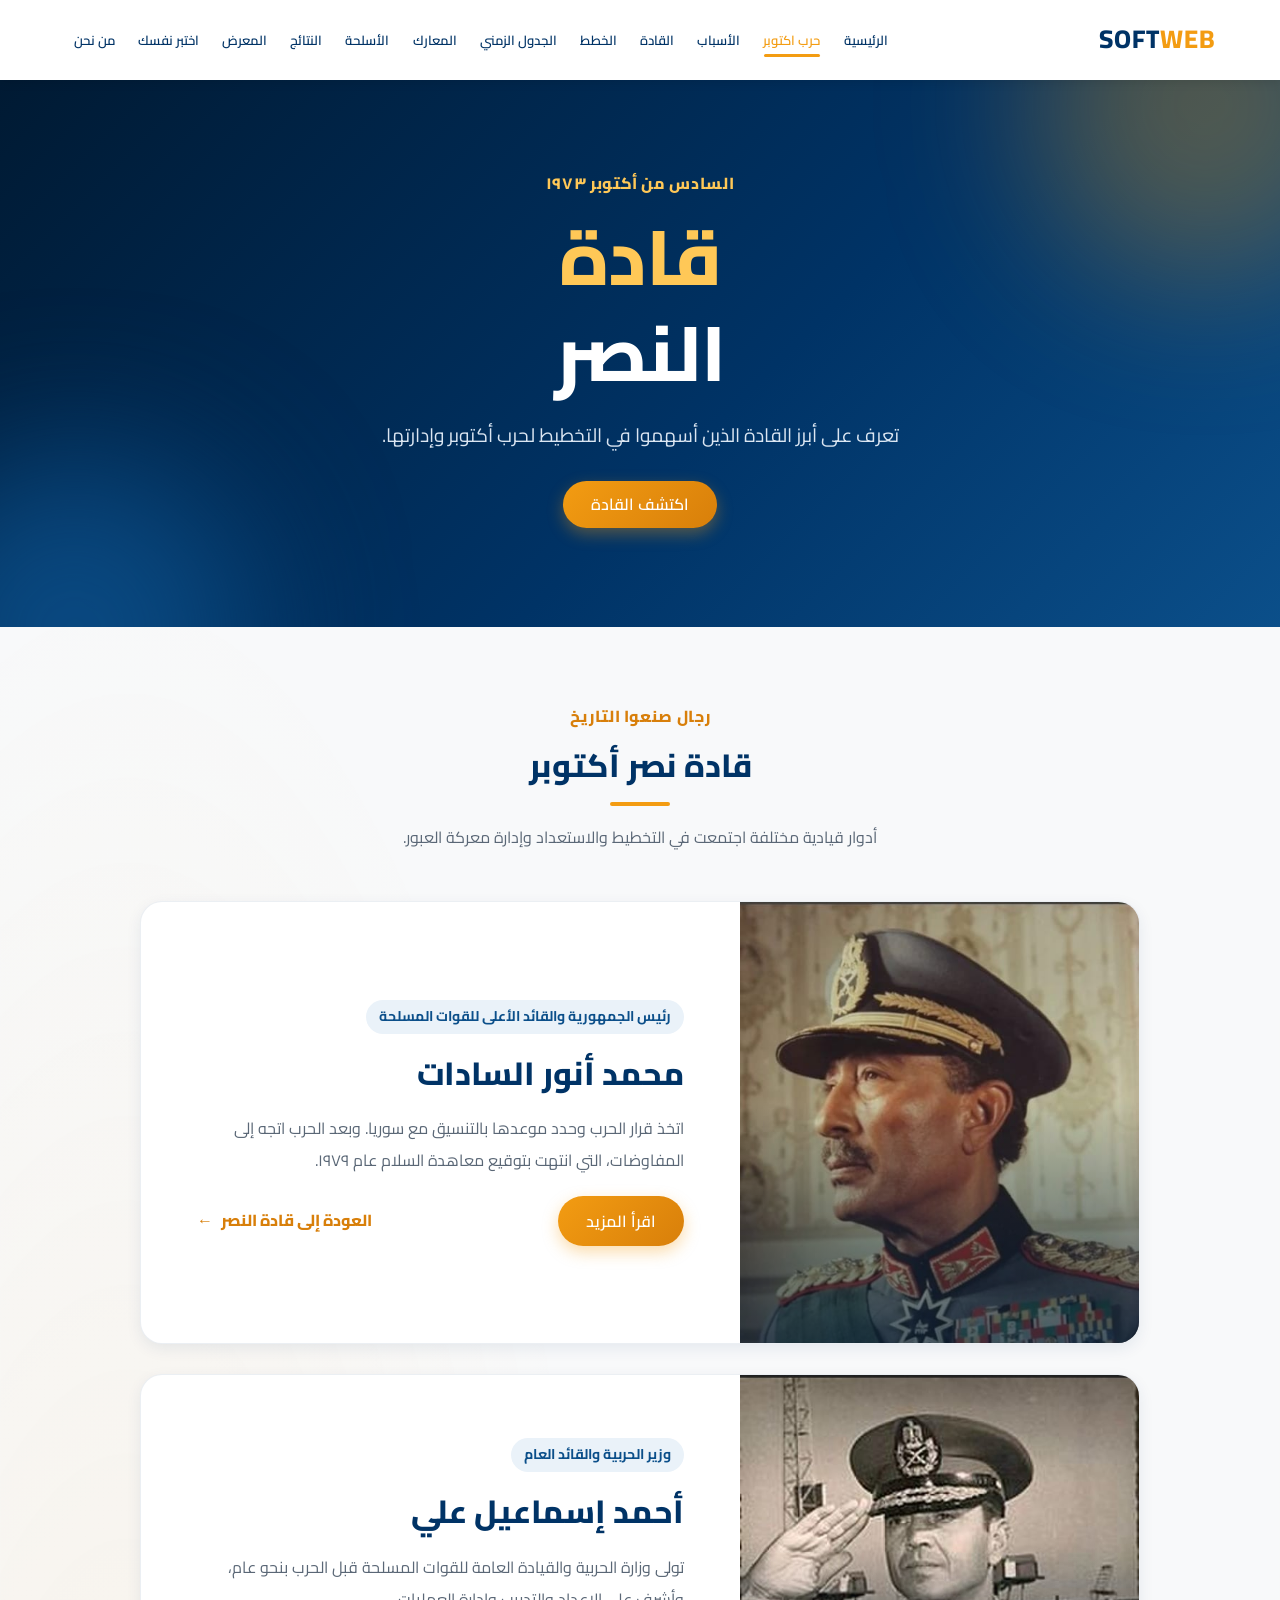
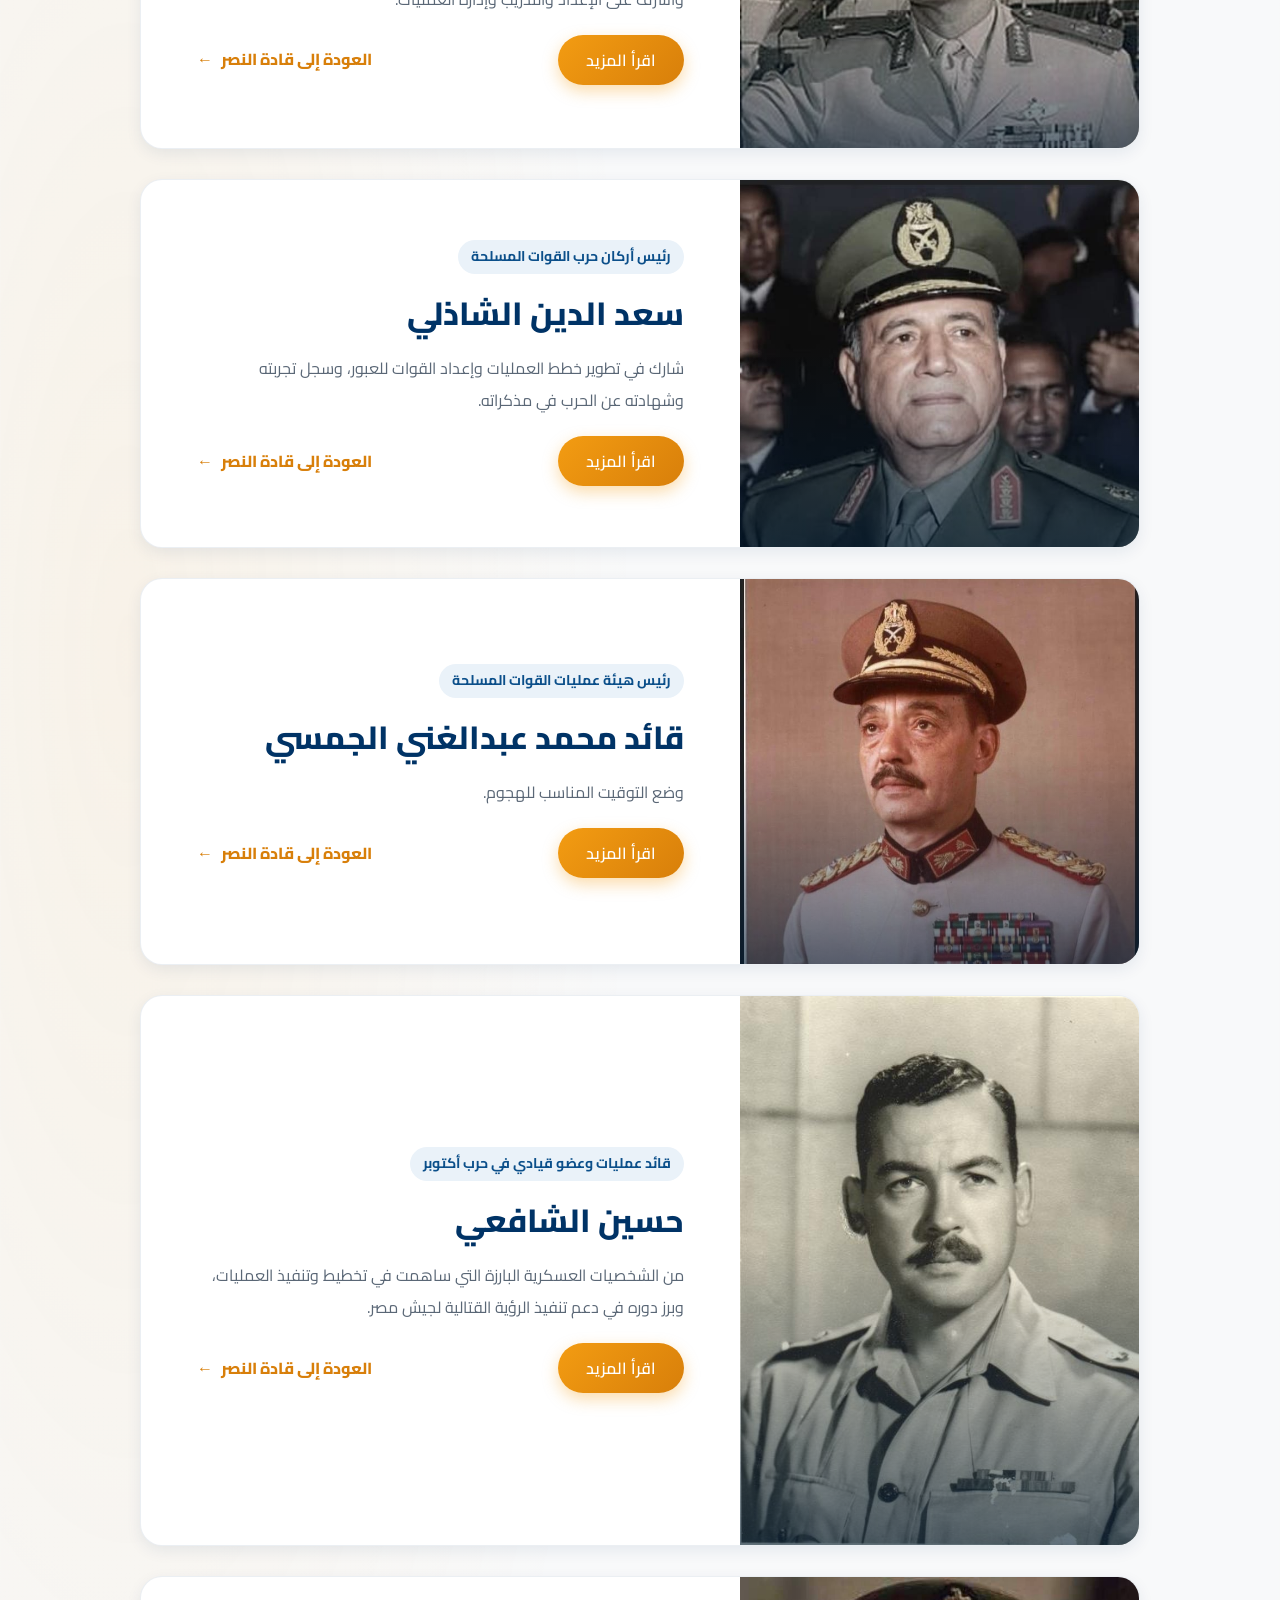
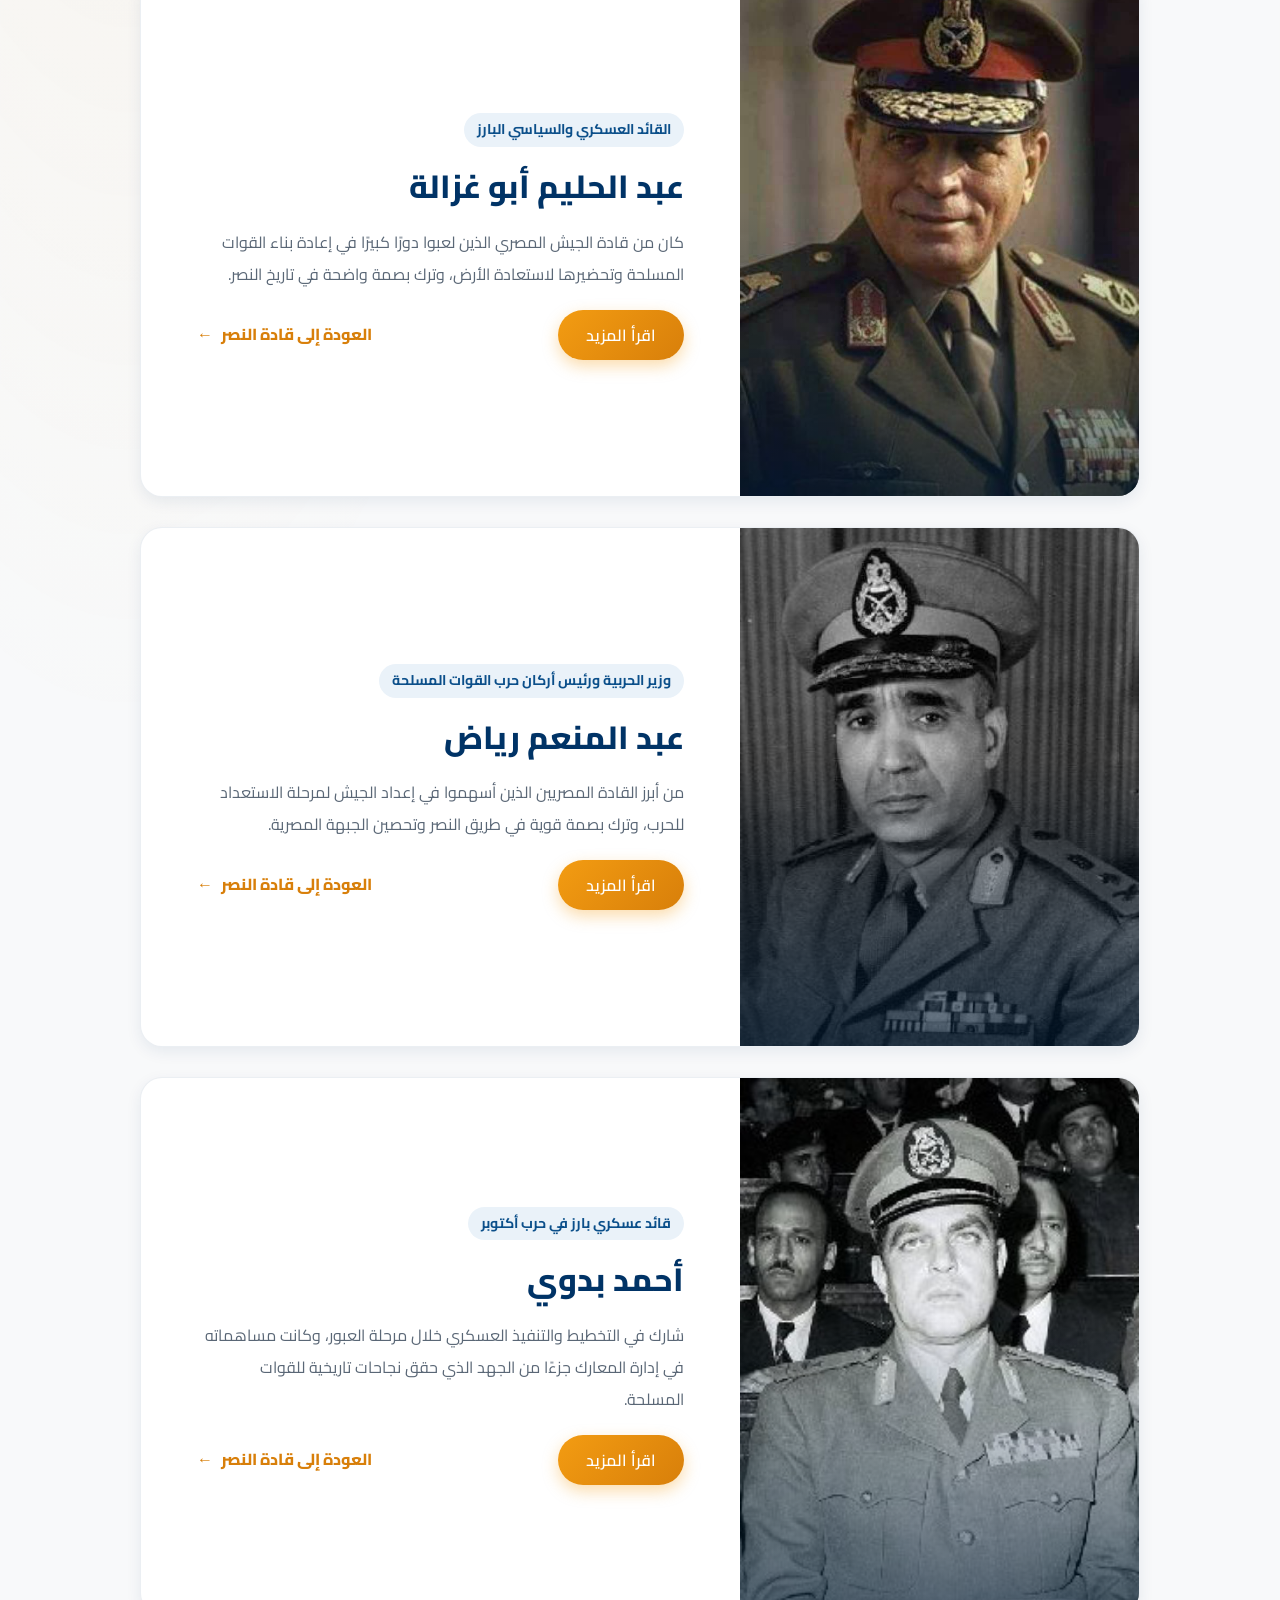
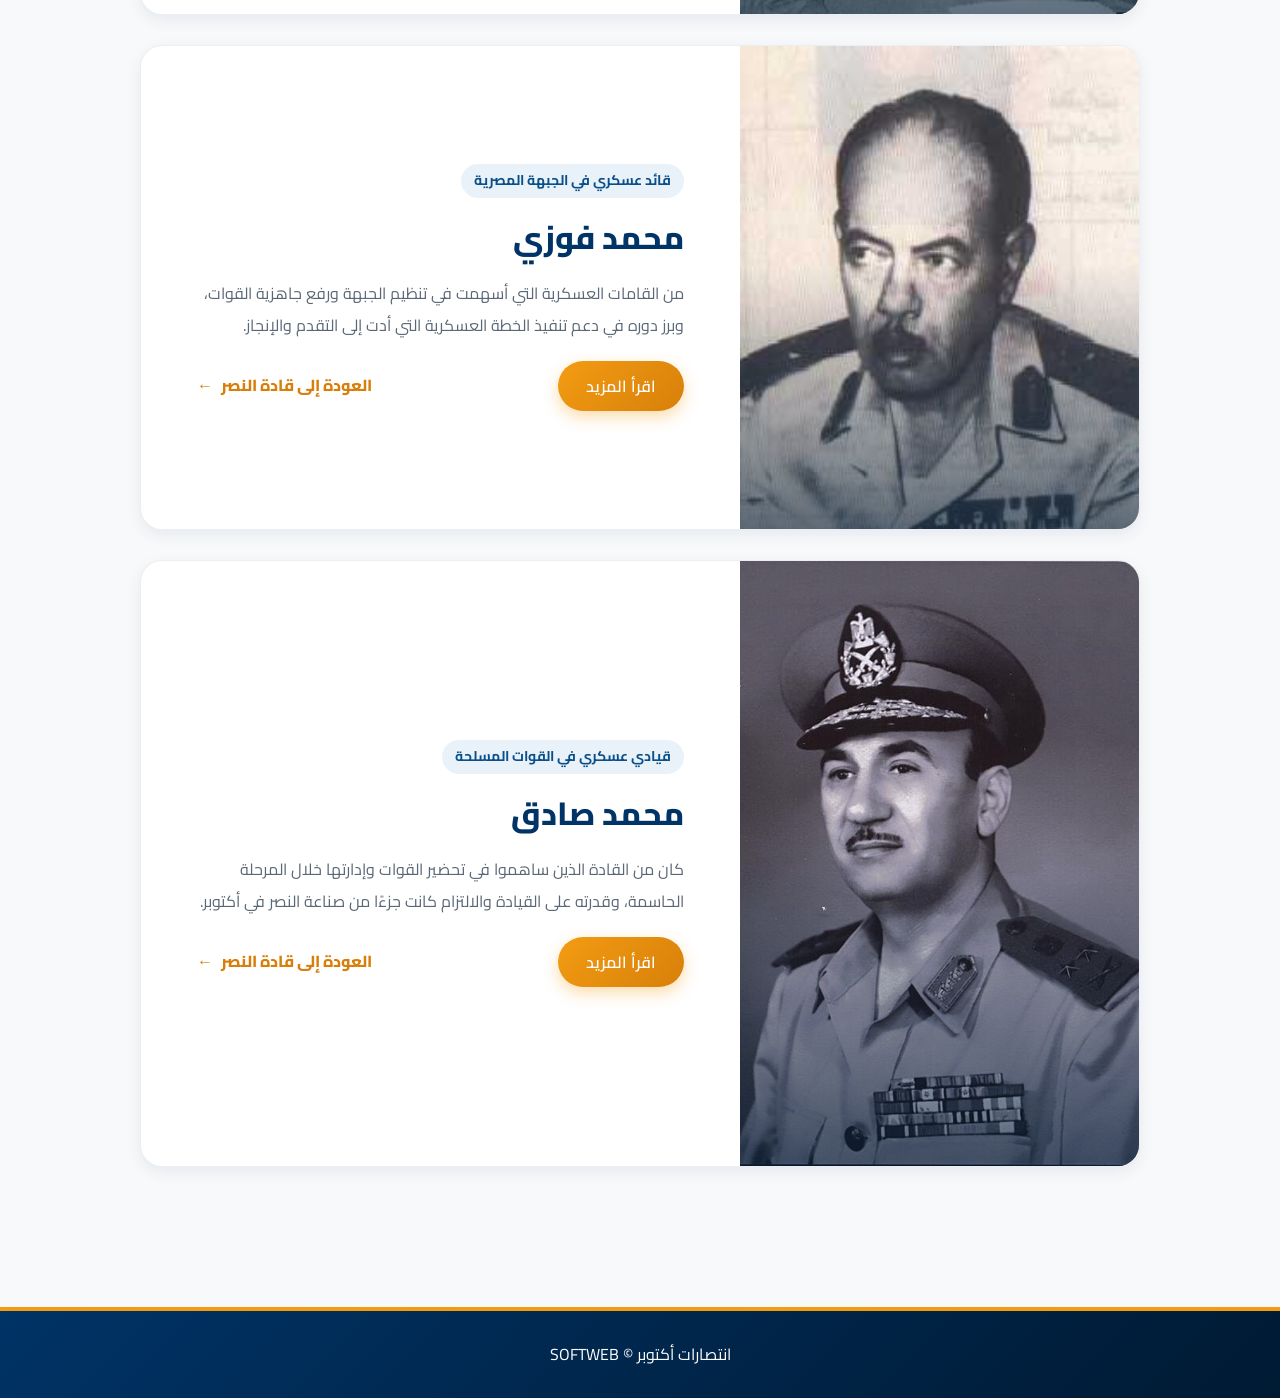
<file: templates/leaders.html>
<!doctype html>
<html lang="ar" dir="rtl">

<head>
    <meta charset="utf-8">
    <meta name="viewport" content="width=device-width, initial-scale=1">
    <meta name="description" content="تعرف على قادة مصر الذين أسهموا في نصر أكتوبر ١٩٧٣.">
    <title>قادة نصر أكتوبر | SOFTWEB</title>
    <link rel="preconnect" href="https://fonts.googleapis.com">
    <link rel="preconnect" href="https://fonts.gstatic.com" crossorigin>
    <link href="https://fonts.googleapis.com/css2?family=Cairo:wght@400;600;800&display=swap" rel="stylesheet">
    <link rel="stylesheet" href="../static/css/style.css">
    <link rel="stylesheet" href="../static/css/leaders.css">
    <link rel="icon" href="../static/img/softWebLogo.png">
</head>

<body>
    <header>

        <!--شعار-->
        <div class="logo" >
            <h1 onclick="window.location.href='https://www.instagram.com/soft_wep/'">SOFT<span>WEB</span></h1>
        </div>

        <!--links روابط-->
        <nav>
            <div class="link_box">
                <a class="link_item" href="../index.html">الرئيسية</a>
                <a class="link_item" href="seven_october.html#word">حرب اكتوبر</a>
                <a class="link_item" href="seven_october.html#causes">الأسباب</a>
                <a class="link_item" href="seven_october.html#leaders">القادة</a>
                <a class="link_item" href="seven_october.html#plans">الخطط</a>
                <a class="link_item" href="seven_october.html#timeline">الجدول الزمني</a>
                <a class="link_item" href="seven_october.html#battles">المعارك</a>
                <a class="link_item" href="seven_october.html#weapons">الأسلحة</a>
                <a class="link_item" href="seven_october.html#results">النتائج</a>
                <a class="link_item" href="seven_october.html#gallery">المعرض</a>
                <a class="link_item" href="seven_october.html#quiz">اختبر نفسك</a>
                <a class="link_item" href="seven_october.html#we">من نحن</a>

            </div>
        </nav>
    </header>

    <main>
        <section class="word leaders_hero" id="word">
            <div class="word_box">
                <p class="leaders_eyebrow">السادس من أكتوبر ١٩٧٣</p>
                <h1 class="word_item">
                    <span class="word_gold">قادة</span>
                    <span class="word_white">النصر</span>
                </h1>
                <p class="word_sub">تعرف على أبرز القادة الذين أسهموا في التخطيط لحرب أكتوبر وإدارتها.</p>
                <a class="btn" href="#leaders">اكتشف القادة</a>
            </div>
        </section>

        <section class="leaders_section" id="leaders" aria-labelledby="leaders-title">
            <div class="leaders_intro">
                <p class="leaders_kicker">رجال صنعوا التاريخ</p>
                <h2 class="section-title" id="leaders-title">قادة نصر أكتوبر</h2>
                <p>أدوار قيادية مختلفة اجتمعت في التخطيط والاستعداد وإدارة معركة العبور.</p>
            </div>

            <div class="leaders_box">
                <article class="leader_profile" id="elsadat">
                    <div class="leader_portrait">
                        <img src="../static/img/leaders/egypt/elsadat.jpg" alt="الرئيس محمد أنور السادات">
                    </div>
                    <div class="leader_content">
                        <p class="leader_role">رئيس الجمهورية والقائد الأعلى للقوات المسلحة</p>
                        <h3>محمد أنور السادات</h3>
                        <p>اتخذ قرار الحرب وحدد موعدها بالتنسيق مع سوريا. وبعد الحرب اتجه إلى المفاوضات، التي انتهت
                            بتوقيع معاهدة السلام عام ١٩٧٩.</p>
                        <div class="leader_actions">
                            <button class="leader_details_button" type="button" data-leader-id="elsadat">اقرأ
                                المزيد</button>
                            <a class="leader_back" href="seven_october.html#leaders">العودة إلى قادة النصر</a>
                        </div>
                    </div>
                </article>

                <article class="leader_profile" id="a7med">
                    <div class="leader_portrait">
                        <img src="../static/img/leaders/egypt/a7med_asma3il_3li.jpg" alt="الفريق أول أحمد إسماعيل علي">
                    </div>
                    <div class="leader_content">
                        <p class="leader_role">وزير الحربية والقائد العام</p>
                        <h3>أحمد إسماعيل علي</h3>
                        <p>تولى وزارة الحربية والقيادة العامة للقوات المسلحة قبل الحرب بنحو عام، وأشرف على الإعداد
                            والتدريب وإدارة العمليات.</p>
                        <div class="leader_actions">
                            <button class="leader_details_button" type="button" data-leader-id="a7med">اقرأ
                                المزيد</button>
                            <a class="leader_back" href="seven_october.html#leaders">العودة إلى قادة النصر</a>
                        </div>
                    </div>
                </article>

                <article class="leader_profile" id="sa3d">
                    <div class="leader_portrait">
                        <img src="../static/img/leaders/egypt/sa3d_eldin_elshazli.jpg" alt="الفريق سعد الدين الشاذلي">
                    </div>
                    <div class="leader_content">
                        <p class="leader_role">رئيس أركان حرب القوات المسلحة</p>
                        <h3>سعد الدين الشاذلي</h3>
                        <p>شارك في تطوير خطط العمليات وإعداد القوات للعبور، وسجل تجربته وشهادته عن الحرب في مذكراته.</p>
                        <div class="leader_actions">
                            <button class="leader_details_button" type="button" data-leader-id="sa3d">اقرأ
                                المزيد</button>
                            <a class="leader_back" href="seven_october.html#leaders">العودة إلى قادة النصر</a>
                        </div>
                    </div>

                </article>
                <article class="leader_profile" id="gamasy">
                    <div class="leader_portrait">
                        <img src="../static/img/leaders/egypt/gamasy.jpg" alt="الفريق محمد عبدالغني الجمسي">
                    </div>
                    <div class="leader_content">
                        <p class="leader_role">رئيس هيئة عمليات القوات المسلحة</p>
                        <h3>قائد محمد عبدالغني الجمسي</h3>
                        <p>وضع التوقيت المناسب للهجوم.</p>
                        <div class="leader_actions">
                            <button class="leader_details_button" type="button" data-leader-id="gamasy">اقرأ
                                المزيد</button>
                            <a class="leader_back" href="seven_october.html#leaders">العودة إلى قادة النصر</a>
                        </div>
                    </div>
                </article>

                <article class="leader_profile" id="shafie">
                    <div class="leader_portrait">
                        <img src="../static/img/leaders/egypt/Hussein_Al_Shafei.jpg" alt="اللواء حسين الشافعي">
                    </div>
                    <div class="leader_content">
                        <p class="leader_role">قائد عمليات وعضو قيادي في حرب أكتوبر</p>
                        <h3>حسين الشافعي</h3>
                        <p>من الشخصيات العسكرية البارزة التي ساهمت في تخطيط وتنفيذ العمليات، وبرز دوره في دعم تنفيذ الرؤية القتالية لجيش مصر.</p>
                        <div class="leader_actions">
                            <button class="leader_details_button" type="button" data-leader-id="shafie">اقرأ
                                المزيد</button>
                            <a class="leader_back" href="seven_october.html#leaders">العودة إلى قادة النصر</a>
                        </div>
                    </div>
                </article>

                <article class="leader_profile" id="abughazala">
                    <div class="leader_portrait">
                        <img src="../static/img/leaders/egypt/Abu-Ghazala.jpg" alt="المشير عبد الحليم أبو غزالة">
                    </div>
                    <div class="leader_content">
                        <p class="leader_role">القائد العسكري والسياسي البارز</p>
                        <h3>عبد الحليم أبو غزالة</h3>
                        <p>كان من قادة الجيش المصري الذين لعبوا دورًا كبيرًا في إعادة بناء القوات المسلحة وتحضيرها لاستعادة الأرض، وترك بصمة واضحة في تاريخ النصر.</p>
                        <div class="leader_actions">
                            <button class="leader_details_button" type="button" data-leader-id="abughazala">اقرأ
                                المزيد</button>
                            <a class="leader_back" href="seven_october.html#leaders">العودة إلى قادة النصر</a>
                        </div>
                    </div>
                </article>

                <article class="leader_profile" id="abdelmunim">
                    <div class="leader_portrait">
                        <img src="../static/img/leaders/egypt/3bd_elmen3m_riad.jpg" alt="الفريق أول عبد المنعم رياض">
                    </div>
                    <div class="leader_content">
                        <p class="leader_role">وزير الحربية ورئيس أركان حرب القوات المسلحة</p>
                        <h3>عبد المنعم رياض</h3>
                        <p>من أبرز القادة المصريين الذين أسهموا في إعداد الجيش لمرحلة الاستعداد للحرب، وترك بصمة قوية في طريق النصر وتحصين الجبهة المصرية.</p>
                        <div class="leader_actions">
                            <button class="leader_details_button" type="button" data-leader-id="abdelmunim">اقرأ
                                المزيد</button>
                            <a class="leader_back" href="seven_october.html#leaders">العودة إلى قادة النصر</a>
                        </div>
                    </div>
                </article>

                <article class="leader_profile" id="ahmedbadawy">
                    <div class="leader_portrait">
                        <img src="../static/img/leaders/egypt/Field_Marshal_Ahmed_Badawy.jpg" alt="الفريق أحمد بدوي">
                    </div>
                    <div class="leader_content">
                        <p class="leader_role">قائد عسكري بارز في حرب أكتوبر</p>
                        <h3>أحمد بدوي</h3>
                        <p>شارك في التخطيط والتنفيذ العسكري خلال مرحلة العبور، وكانت مساهماته في إدارة المعارك جزءًا من الجهد الذي حقق نجاحات تاريخية للقوات المسلحة.</p>
                        <div class="leader_actions">
                            <button class="leader_details_button" type="button" data-leader-id="ahmedbadawy">اقرأ
                                المزيد</button>
                            <a class="leader_back" href="seven_october.html#leaders">العودة إلى قادة النصر</a>
                        </div>
                    </div>
                </article>

                <article class="leader_profile" id="mohamedfawzi">
                    <div class="leader_portrait">
                        <img src="../static/img/leaders/egypt/General_Mohamed_Fawzi.jpg" alt="الفريق محمد فوزي">
                    </div>
                    <div class="leader_content">
                        <p class="leader_role">قائد عسكري في الجبهة المصرية</p>
                        <h3>محمد فوزي</h3>
                        <p>من القامات العسكرية التي أسهمت في تنظيم الجبهة ورفع جاهزية القوات، وبرز دوره في دعم تنفيذ الخطة العسكرية التي أدت إلى التقدم والإنجاز.</p>
                        <div class="leader_actions">
                            <button class="leader_details_button" type="button" data-leader-id="mohamedfawzi">اقرأ
                                المزيد</button>
                            <a class="leader_back" href="seven_october.html#leaders">العودة إلى قادة النصر</a>
                        </div>
                    </div>
                </article>

                <article class="leader_profile" id="mohamedsadeq">
                    <div class="leader_portrait">
                        <img src="../static/img/leaders/egypt/General_Mohamed_Ahmed_Sadek.jpg" alt="الفريق محمد صادق">
                    </div>
                    <div class="leader_content">
                        <p class="leader_role">قيادي عسكري في القوات المسلحة</p>
                        <h3>محمد صادق</h3>
                        <p>كان من القادة الذين ساهموا في تحضير القوات وإدارتها خلال المرحلة الحاسمة، وقدرته على القيادة والالتزام كانت جزءًا من صناعة النصر في أكتوبر.</p>
                        <div class="leader_actions">
                            <button class="leader_details_button" type="button" data-leader-id="mohamedsadeq">اقرأ
                                المزيد</button>
                            <a class="leader_back" href="seven_october.html#leaders">العودة إلى قادة النصر</a>
                        </div>
                    </div>
                </article>
            </div>
        </section>
    </main>

    <div class="modal leaders_modal" id="modal" aria-hidden="true">
        <div class="modal_card" role="dialog" aria-modal="true" aria-labelledby="modalTitle">
            <button class="modal_close" id="modalClose" aria-label="إغلاق">&times;</button>
            <h2 id="modalTitle"></h2>
            <p id="modalText"></p>
        </div>
    </div>

    <footer>
        <p>انتصارات أكتوبر &copy; SOFTWEB</p>
    </footer>

    <script src="../static/scripts/app.js"></script>
    <script src="../static/scripts/leaders.js"></script>
</body>

</html>
</file>
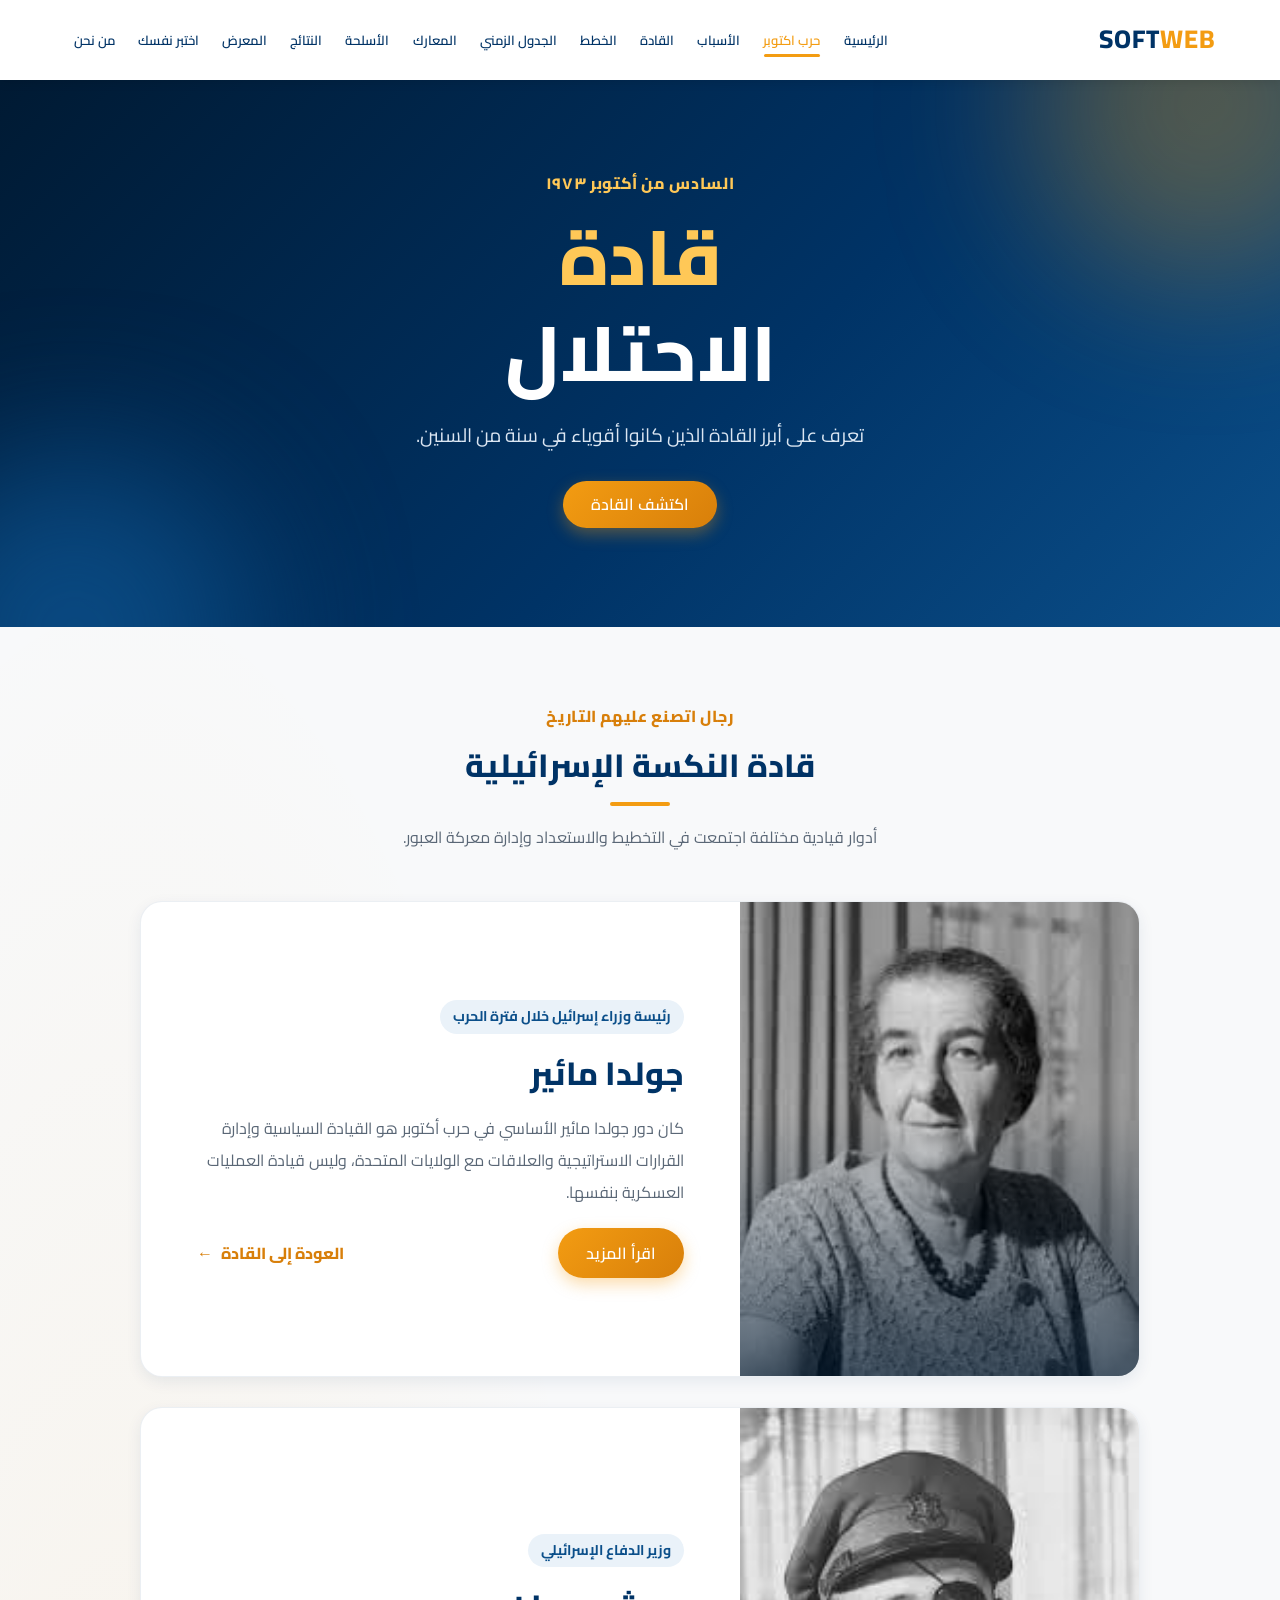
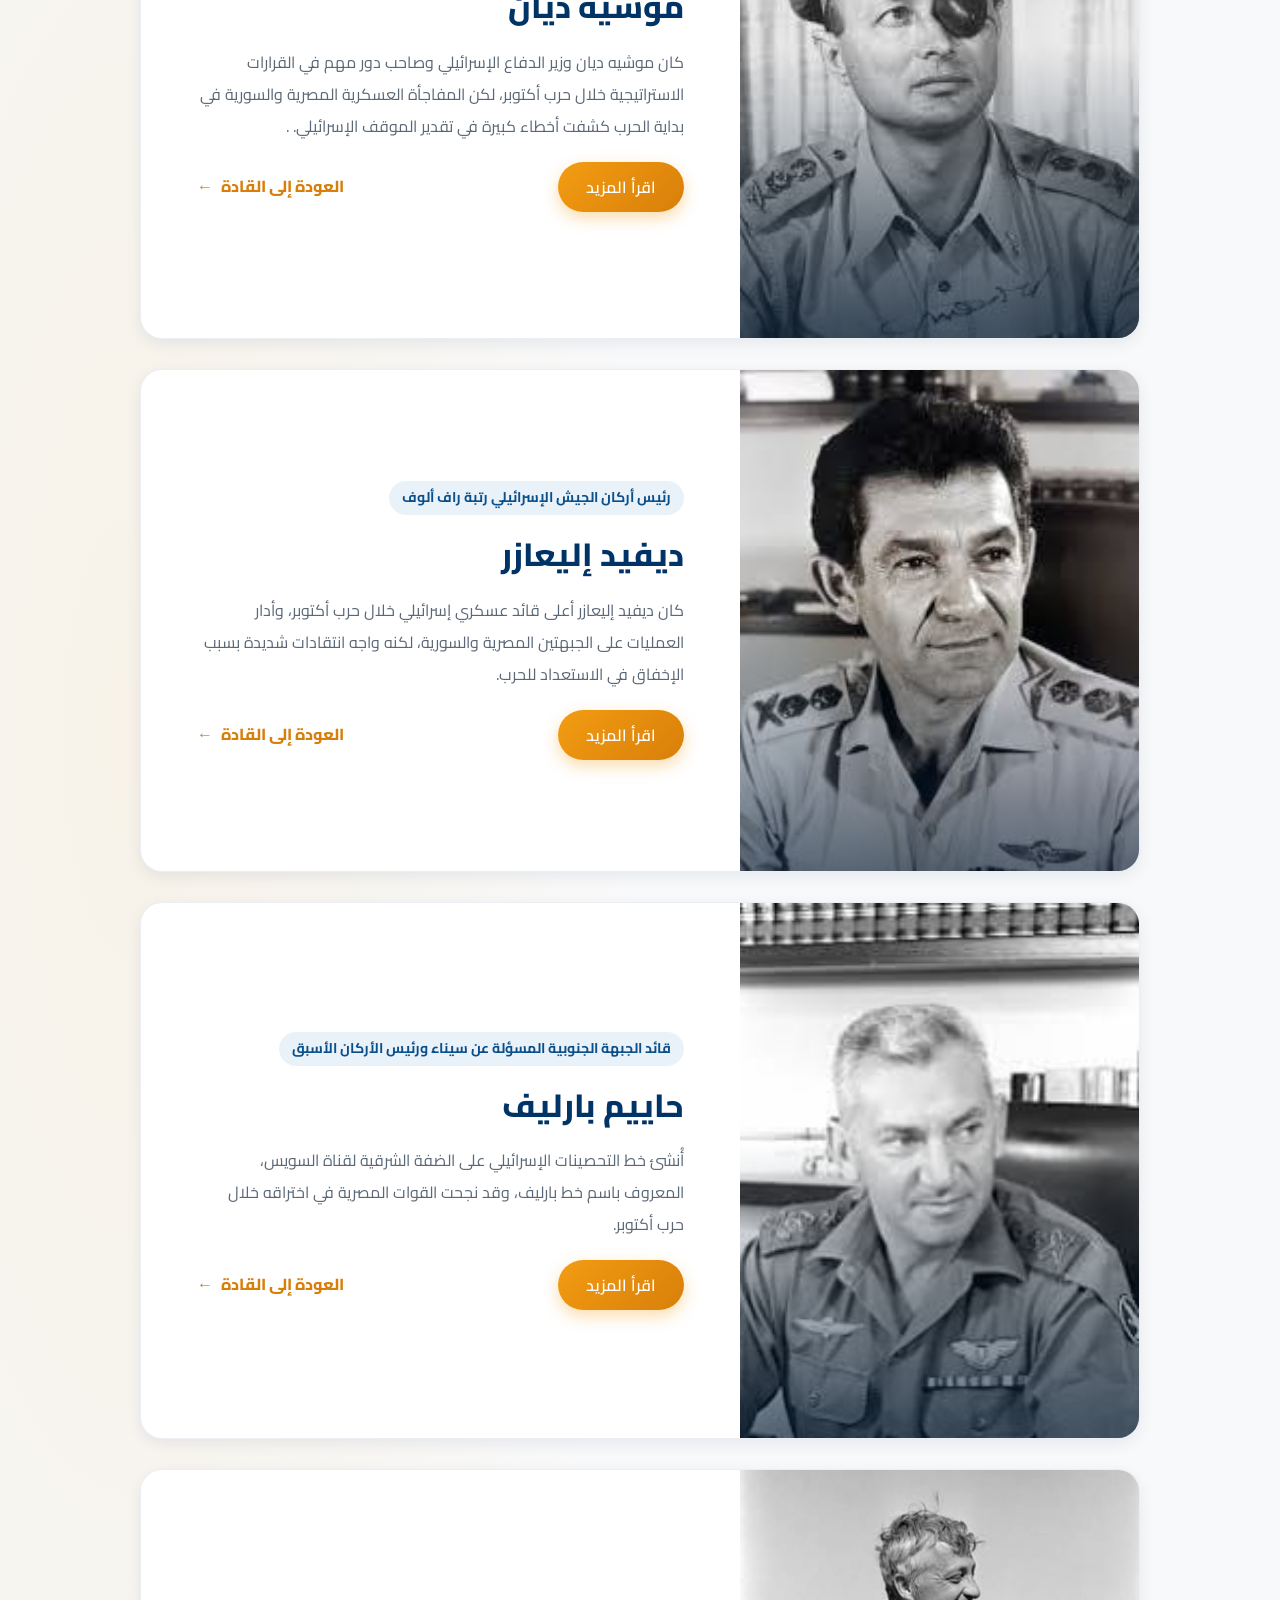
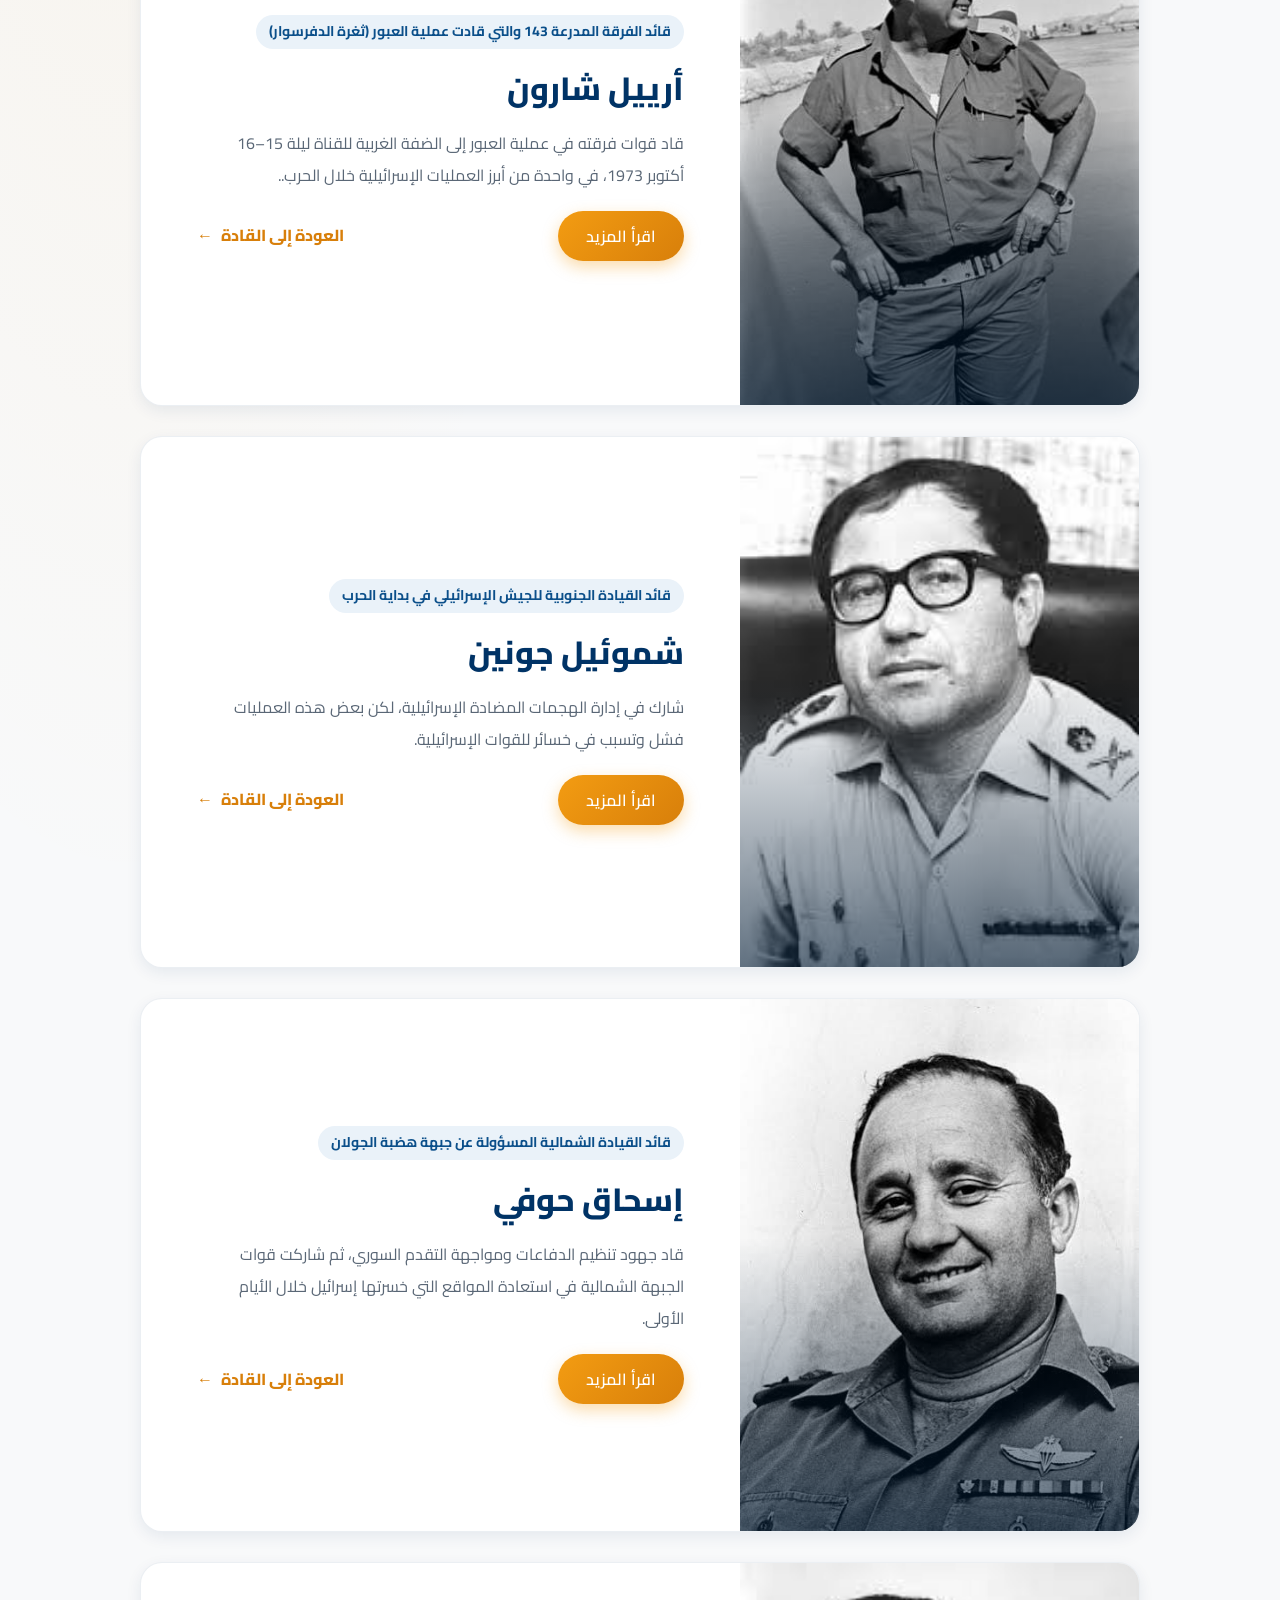
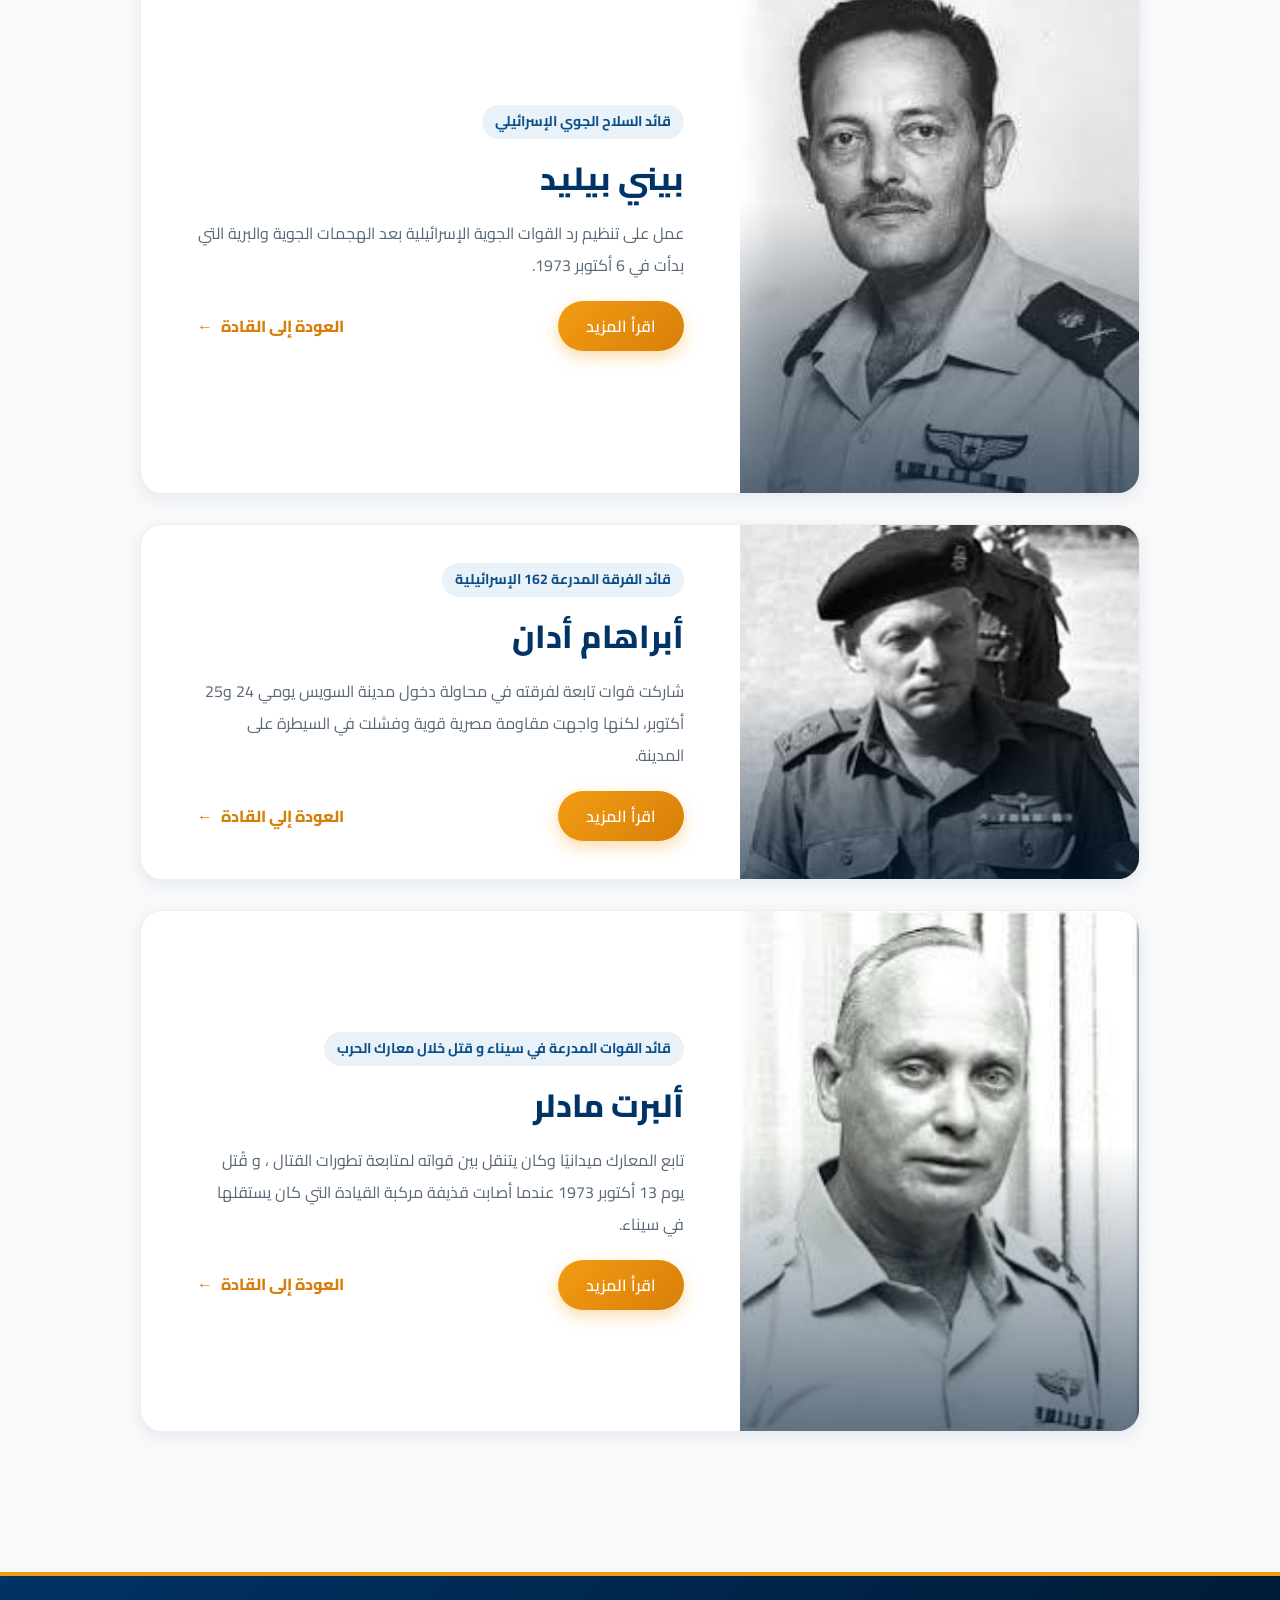
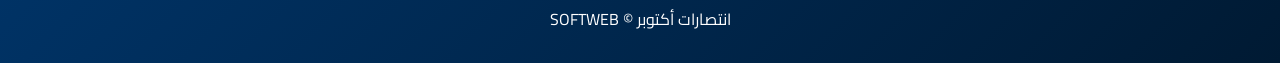
<file: templates/leaders_israeli.html>
<!doctype html>
<html lang="ar" dir="rtl">

<head>
    <meta charset="utf-8">
    <meta name="viewport" content="width=device-width, initial-scale=1">
    <meta name="description" content="تعرف على قادة كانوا أقوياء في سنة من السنين.">
    <title>قادة  الاحتلال الإسرائيلي | SOFTWEB</title>
    <link rel="preconnect" href="https://fonts.googleapis.com">
    <link rel="preconnect" href="https://fonts.gstatic.com" crossorigin>
    <link href="https://fonts.googleapis.com/css2?family=Cairo:wght@400;600;800&display=swap" rel="stylesheet">
    <link rel="stylesheet" href="../static/css/style.css">
    <link rel="stylesheet" href="../static/css/leaders.css">
    <link rel="icon" href="../static/img/softWebLogo.png">
</head>

<body>
    <header>

        <!--شعار-->
        <div class="logo" >
            <h1 onclick="window.location.href='https://www.instagram.com/soft_wep/'">SOFT<span>WEB</span></h1>
        </div>

        <!--links روابط-->
        <nav>
            <div class="link_box">
                <a class="link_item" href="../index.html">الرئيسية</a>
                <a class="link_item" href="seven_october.html#word">حرب اكتوبر</a>
                <a class="link_item" href="seven_october.html#causes">الأسباب</a>
                <a class="link_item" href="seven_october.html#leaders">القادة</a>
                <a class="link_item" href="seven_october.html#plans">الخطط</a>
                <a class="link_item" href="seven_october.html#timeline">الجدول الزمني</a>
                <a class="link_item" href="seven_october.html#battles">المعارك</a>
                <a class="link_item" href="seven_october.html#weapons">الأسلحة</a>
                <a class="link_item" href="seven_october.html#results">النتائج</a>
                <a class="link_item" href="seven_october.html#gallery">المعرض</a>
                <a class="link_item" href="seven_october.html#quiz">اختبر نفسك</a>
                <a class="link_item" href="seven_october.html#we">من نحن</a>

            </div>
        </nav>
    </header>

    <main>
        <section class="word leaders_hero" id="word">
            <div class="word_box">
                <p class="leaders_eyebrow">السادس من أكتوبر ١٩٧٣</p>
                <h1 class="word_item">
                    <span class="word_gold">قادة</span>
                    <span class="word_white">الاحتلال</span>
                </h1>
                <p class="word_sub">تعرف    على أبرز القادة الذين كانوا أقوياء في سنة من السنين.</p>
                <a class="btn" href="#leaders">اكتشف القادة</a>
            </div>
        </section>

        <section class="leaders_section" id="leaders" aria-labelledby="leaders-title">
            <div class="leaders_intro">
                <p class="leaders_kicker">رجال اتصنع عليهم التاريخ</p>
                <h2 class="section-title" id="leaders-title">قادة النكسة الإسرائيلية</h2>
                <p>أدوار قيادية مختلفة اجتمعت في التخطيط والاستعداد وإدارة معركة العبور.</p>
            </div>

            <div class="leaders_box">
                <article class="leader_profile" id="golda">
                    <div class="leader_portrait">
                        <img src="../static/img/leaders/israel/04_woman_necklace.jpeg" alt="جولدا مائير">
                    </div>
                    <div class="leader_content">
                        <p class="leader_role">رئيسة وزراء إسرائيل خلال فترة الحرب</p>
                        <h3>جولدا مائير</h3>
                        <p>كان دور جولدا مائير الأساسي في حرب أكتوبر هو القيادة السياسية وإدارة القرارات الاستراتيجية والعلاقات مع الولايات المتحدة، وليس قيادة العمليات العسكرية بنفسها.</p>
                        <div class="leader_actions">
                            <button class="leader_details_button" type="button" data-leader-id="golda">اقرأ
                                المزيد</button>
                            <a class="leader_back" href="../index.html#leaders">العودة إلى القادة</a>
                        </div>
                    </div>
                </article>

                <article class="leader_profile" id="moshe">
                    <div class="leader_portrait">
                        <img src="../static/img/leaders/israel/01_officer_eyepatch.jpeg" alt="موشيه ديان">
                    </div>
                    <div class="leader_content">
                        <p class="leader_role">وزير الدفاع الإسرائيلي</p>
                        <h3>موشيه ديان</h3>
                        <p>كان موشيه ديان وزير الدفاع الإسرائيلي وصاحب دور مهم في القرارات الاستراتيجية خلال حرب أكتوبر، لكن المفاجأة العسكرية المصرية والسورية في بداية الحرب كشفت أخطاء كبيرة في تقدير الموقف الإسرائيلي. .</p>
                        <div class="leader_actions">
                            <button class="leader_details_button" type="button" data-leader-id="moshe">اقرأ
                                المزيد</button>
                            <a class="leader_back" href="../index.html#leaders">العودة إلى القادة</a>
                        </div>
                    </div>
                </article>

                <article class="leader_profile" id="david">
                    <div class="leader_portrait">
                        <img src="../static/img/leaders/israel/02_officer_dark_hair.jpeg" alt="ديفيد إليعازر">
                    </div>
                    <div class="leader_content">
                        <p class="leader_role">رئيس أركان الجيش الإسرائيلي رتبة راف ألوف</p>
                        <h3>ديفيد إليعازر</h3>
                        <p>كان ديفيد إليعازر أعلى قائد عسكري إسرائيلي خلال حرب أكتوبر، وأدار العمليات على الجبهتين المصرية والسورية، لكنه واجه انتقادات شديدة بسبب الإخفاق في الاستعداد للحرب.</p>
                        <div class="leader_actions">
                            <button class="leader_details_button" type="button" data-leader-id="david">اقرأ
                                المزيد</button>
                            <a class="leader_back" href="../index.html#leaders">العودة إلى القادة</a>
                        </div>
                    </div>

                </article>
                <article class="leader_profile" id="chaim">
                    <div class="leader_portrait">
                        <img src="../static/img/leaders/israel/03_officer_gray_hair.jpeg" alt="حاييم بارليف">
                    </div>
                    <div class="leader_content">
                        <p class="leader_role">قائد الجبهة الجنوبية المسؤلة عن سيناء ورئيس الأركان الأسبق</p>
                        <h3>حاييم بارليف</h3>
                        <p>أُنشئ خط التحصينات الإسرائيلي على الضفة الشرقية لقناة السويس، المعروف باسم خط بارليف، وقد نجحت القوات المصرية في اختراقه خلال حرب أكتوبر.</p>
                        <div class="leader_actions">
                            <button class="leader_details_button" type="button" data-leader-id="chaim">اقرأ
                                المزيد</button>
                            <a class="leader_back" href="../index.html#leaders">العودة إلى القادة</a>
                        </div>
                    </div>
                </article>

                <article class="leader_profile" id="sharon">
                    <div class="leader_portrait">
                        <img src="../static/img/leaders/israel/10_officer_standing_field.jpeg" alt="أرييل شارون">
                    </div>
                    <div class="leader_content">
                        <p class="leader_role">قائد الفرقة المدرعة 143 والتي قادت عملية العبور (ثغرة الدفرسوار)</p>
                        <h3>أرييل شارون</h3>
                        <p>قاد قوات فرقته في عملية العبور إلى الضفة الغربية للقناة ليلة 15–16 أكتوبر 1973، في واحدة من أبرز العمليات الإسرائيلية خلال الحرب..</p>
                        <div class="leader_actions">
                            <button class="leader_details_button" type="button" data-leader-id="sharon">اقرأ
                                المزيد</button>
                            <a class="leader_back" href="../index.html#leaders">العودة إلى القادة</a>
                        </div>
                    </div>
                </article>

                <article class="leader_profile" id="gonen">
                    <div class="leader_portrait">
                        <img src="../static/img/leaders/israel/05_officer_glasses.jpeg" alt="شموئيل جونين">
                    </div>
                    <div class="leader_content">
                        <p class="leader_role">قائد القيادة الجنوبية للجيش الإسرائيلي في بداية الحرب</p>
                        <h3>شموئيل جونين</h3>
                        <p>شارك في إدارة الهجمات المضادة الإسرائيلية، لكن بعض هذه العمليات فشل وتسبب في خسائر للقوات الإسرائيلية.</p>
                        <div class="leader_actions">
                            <button class="leader_details_button" type="button" data-leader-id="gonen">اقرأ
                                المزيد</button>
                            <a class="leader_back" href="../index.html#leaders">العودة إلى القادة</a>
                        </div>
                    </div>
                </article>

                <article class="leader_profile" id="hofi">
                    <div class="leader_portrait">
                        <img src="../static/img/leaders/israel/06_officer_smiling.jpeg" alt="إسحاق حوفي">
                    </div>
                    <div class="leader_content">
                        <p class="leader_role">قائد القيادة الشمالية المسؤولة عن جبهة هضبة الجولان</p>
                        <h3>إسحاق حوفي</h3>
                        <p>قاد جهود تنظيم الدفاعات ومواجهة التقدم السوري، ثم شاركت قوات الجبهة الشمالية في استعادة المواقع التي خسرتها إسرائيل خلال الأيام الأولى.</p>
                        <div class="leader_actions">
                            <button class="leader_details_button" type="button" data-leader-id="hofi">اقرأ
                                المزيد</button>
                            <a class="leader_back" href="../index.html#leaders">العودة إلى القادة</a>
                        </div>
                    </div>
                </article>

                <article class="leader_profile" id="benny">
                    <div class="leader_portrait">
                        <img src="../static/img/leaders/israel/07_officer_mustache.jpeg" alt="بيني بيليد">
                    </div>
                    <div class="leader_content">
                        <p class="leader_role">قائد السلاح الجوي الإسرائيلي</p>
                        <h3>بيني بيليد</h3>
                        <p>عمل على تنظيم رد القوات الجوية الإسرائيلية بعد الهجمات الجوية والبرية التي بدأت في 6 أكتوبر 1973.</p>
                        <div class="leader_actions">
                            <button class="leader_details_button" type="button" data-leader-id="benny">اقرأ
                                المزيد</button>
                            <a class="leader_back" href="../index.html#leaders">العودة إلى القادة</a>
                        </div>
                    </div>
                </article>

                <article class="leader_profile" id="abraham">
                    <div class="leader_portrait">
                        <img src="../static/img/leaders/israel/08_officer_black_beret.jpeg" alt="أبراهام أدان">
                    </div>
                    <div class="leader_content">
                        <p class="leader_role">قائد الفرقة المدرعة 162 الإسرائيلية</p>
                        <h3>أبراهام أدان</h3>
                        <p>شاركت قوات تابعة لفرقته في محاولة دخول مدينة السويس يومي 24 و25 أكتوبر، لكنها واجهت مقاومة مصرية قوية وفشلت في السيطرة على المدينة.</p>
                        <div class="leader_actions">
                            <button class="leader_details_button" type="button" data-leader-id="abrahan">اقرأ
                                المزيد</button>
                            <a class="leader_back" href="../index.html#leaders">العودة إلي القادة</a>
                        </div>
                    </div>
                </article>

                <article class="leader_profile" id="albert">
                    <div class="leader_portrait">
                        <img src="../static/img/leaders/israel/09_officer_bald.jpeg" alt="ألبرت مادلر">
                    </div>
                    <div class="leader_content">
                        <p class="leader_role">قائد القوات المدرعة في سيناء و قتل خلال معارك الحرب</p>
                        <h3>ألبرت مادلر</h3>
                        <p>تابع المعارك ميدانيًا وكان يتنقل بين قواته لمتابعة تطورات القتال ، 
و قُتل يوم 13 أكتوبر 1973 عندما أصابت قذيفة مركبة القيادة التي كان يستقلها في سيناء.</p>
                        <div class="leader_actions">
                            <button class="leader_details_button" type="button" data-leader-id="albert">اقرأ
                                المزيد</button>
                            <a class="leader_back" href="../index.html#leaders">العودة إلى القادة</a>
                        </div>
                    </div>
                </article>
            </div>
        </section>
    </main>

    <div class="modal leaders_modal" id="modal" aria-hidden="true">
        <div class="modal_card" role="dialog" aria-modal="true" aria-labelledby="modalTitle">
            <button class="modal_close" id="modalClose" aria-label="إغلاق">&times;</button>
            <h2 id="modalTitle"></h2>
            <p id="modalText"></p>
        </div>
    </div>

    <footer>
        <p>انتصارات أكتوبر &copy; SOFTWEB</p>
    </footer>

    <script src="../static/scripts/app.js"></script>
    <script src="../static/scripts/leaders_isreal.js"></script>
    <script src="../static/scripts/leaders.js"></script>
</body>

</html>
</file>
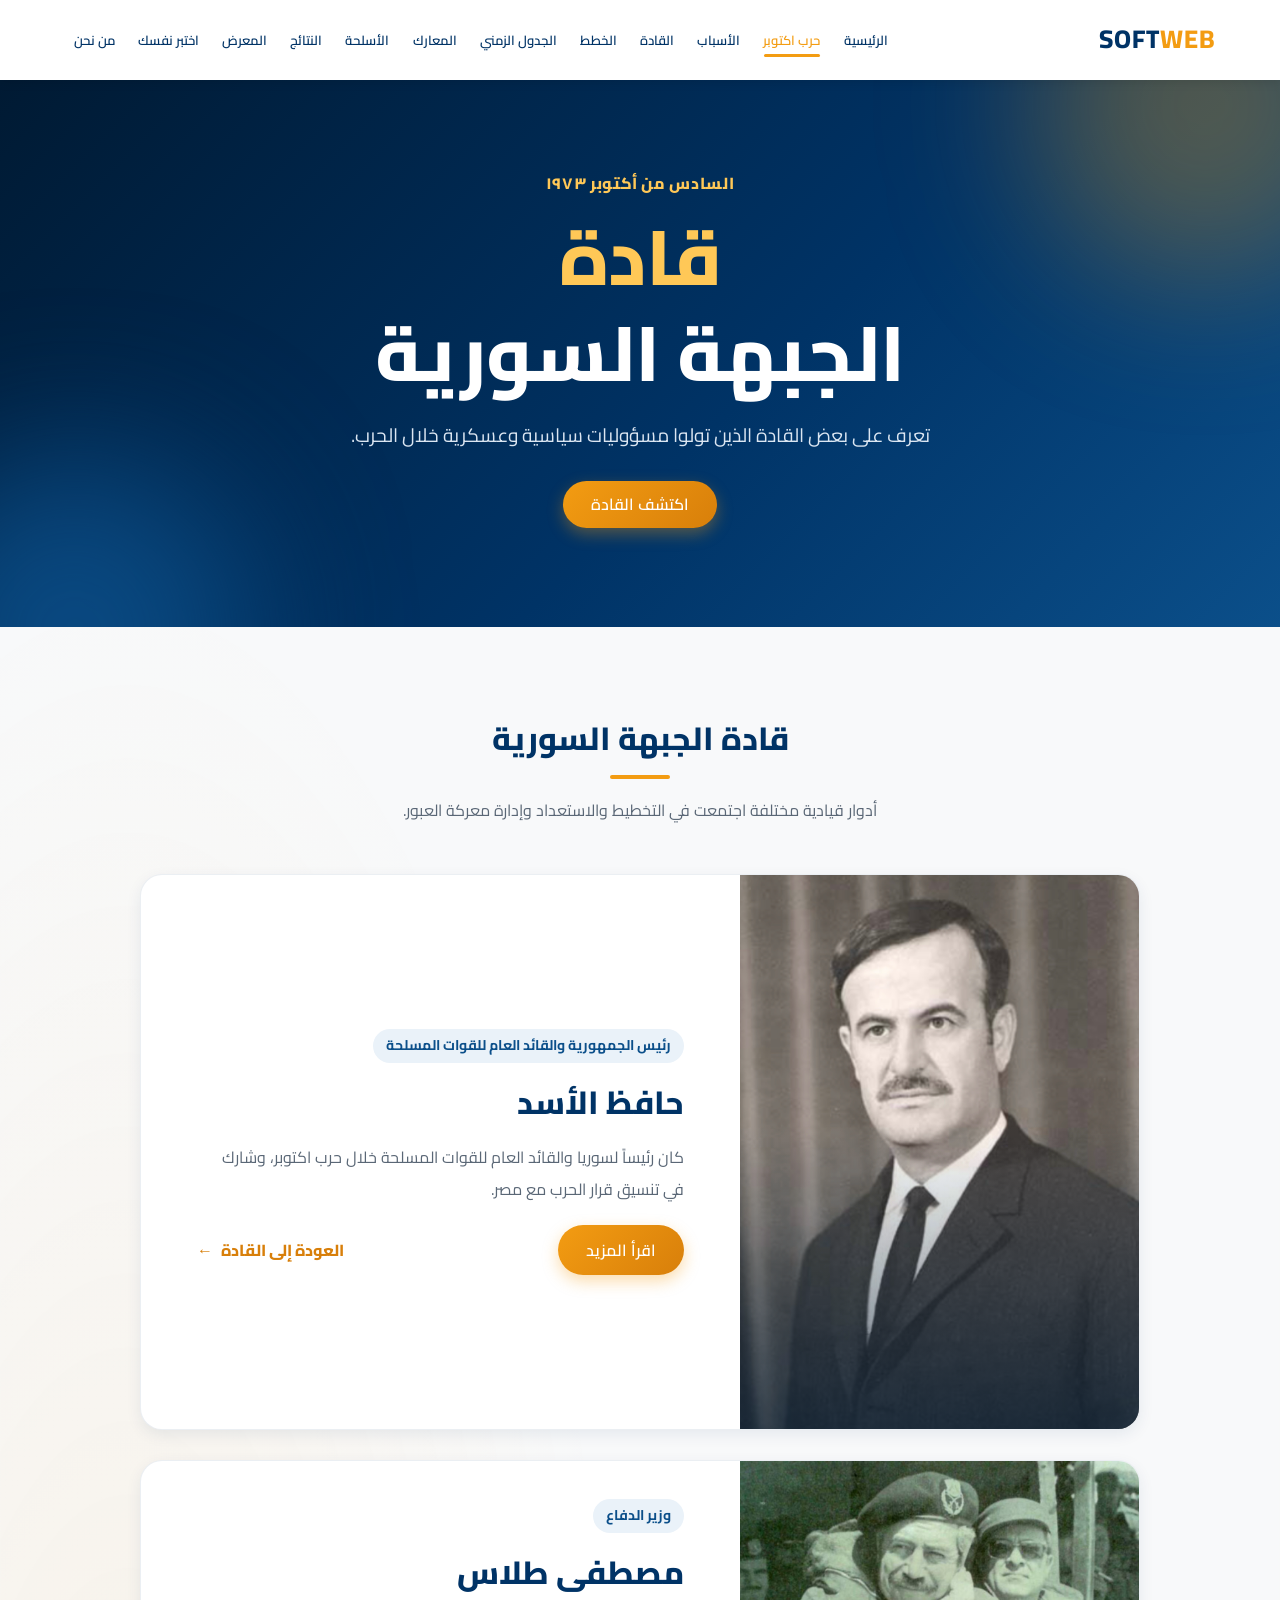
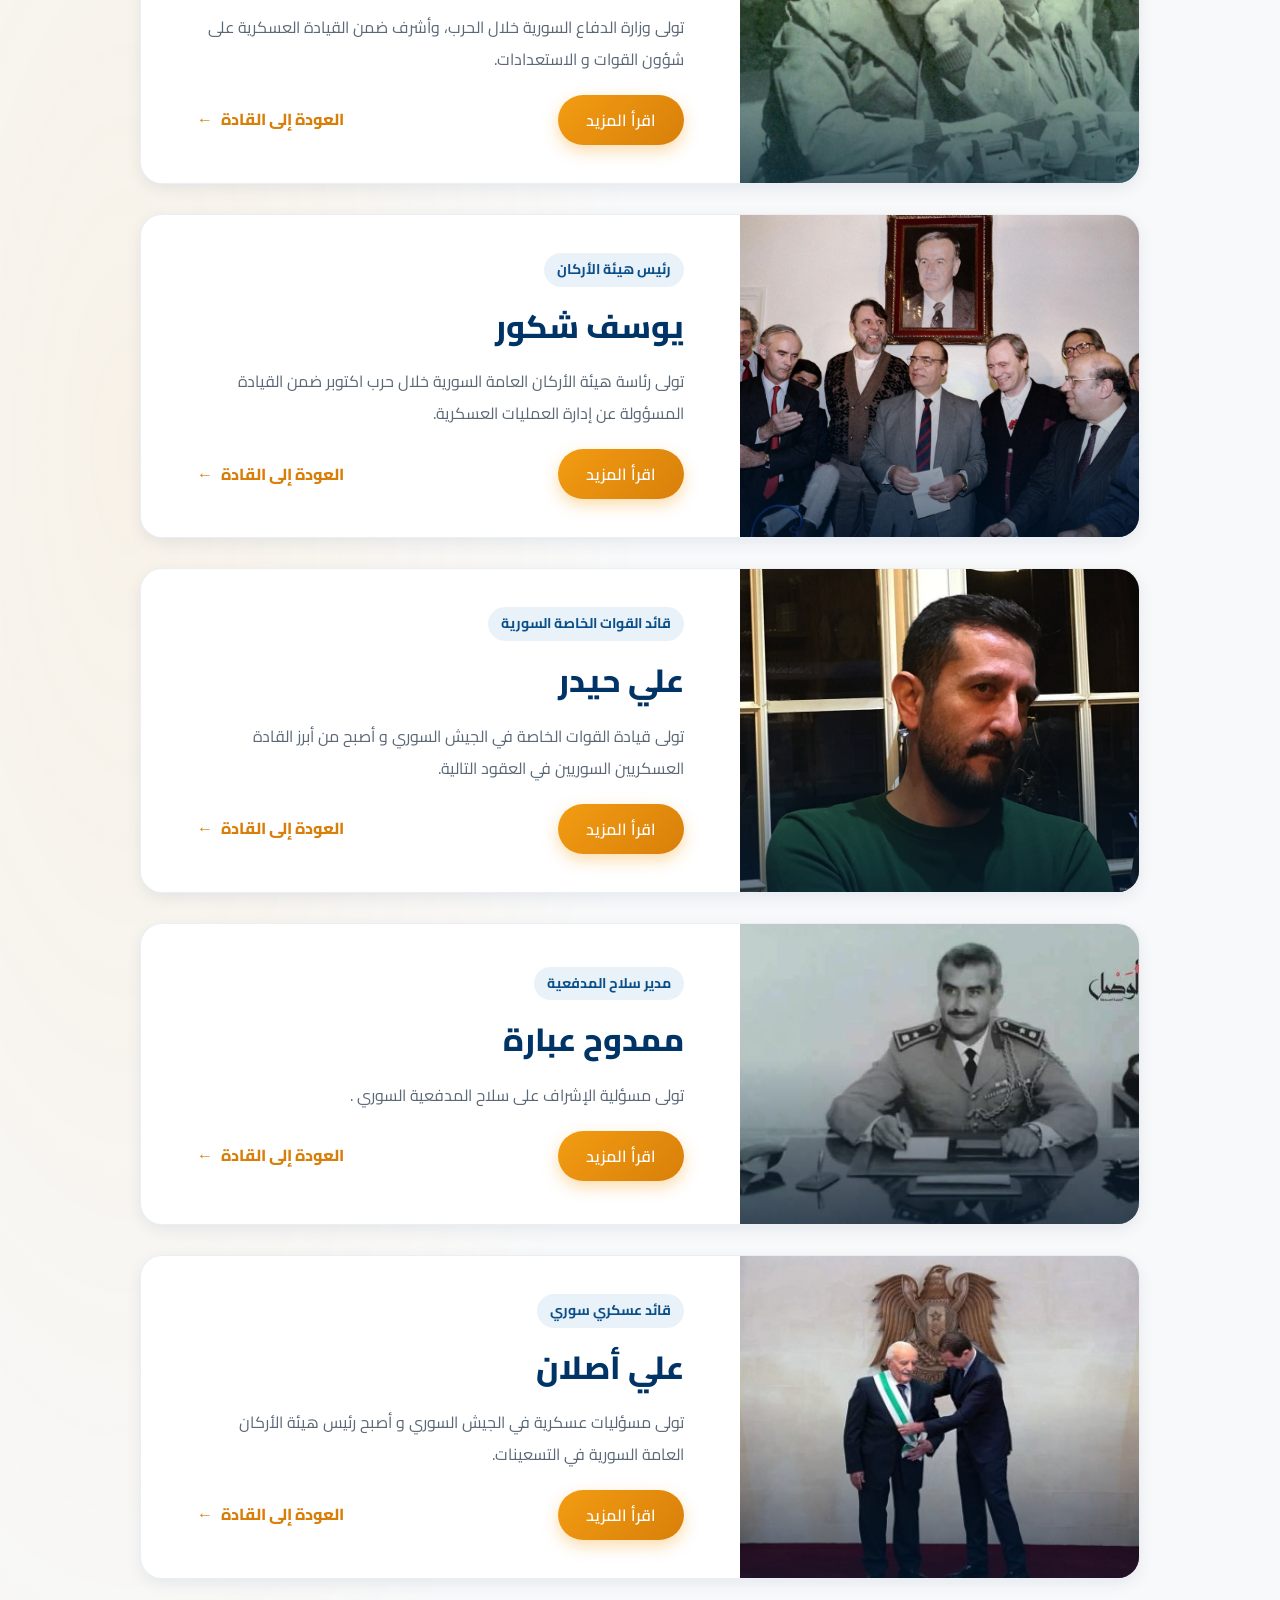
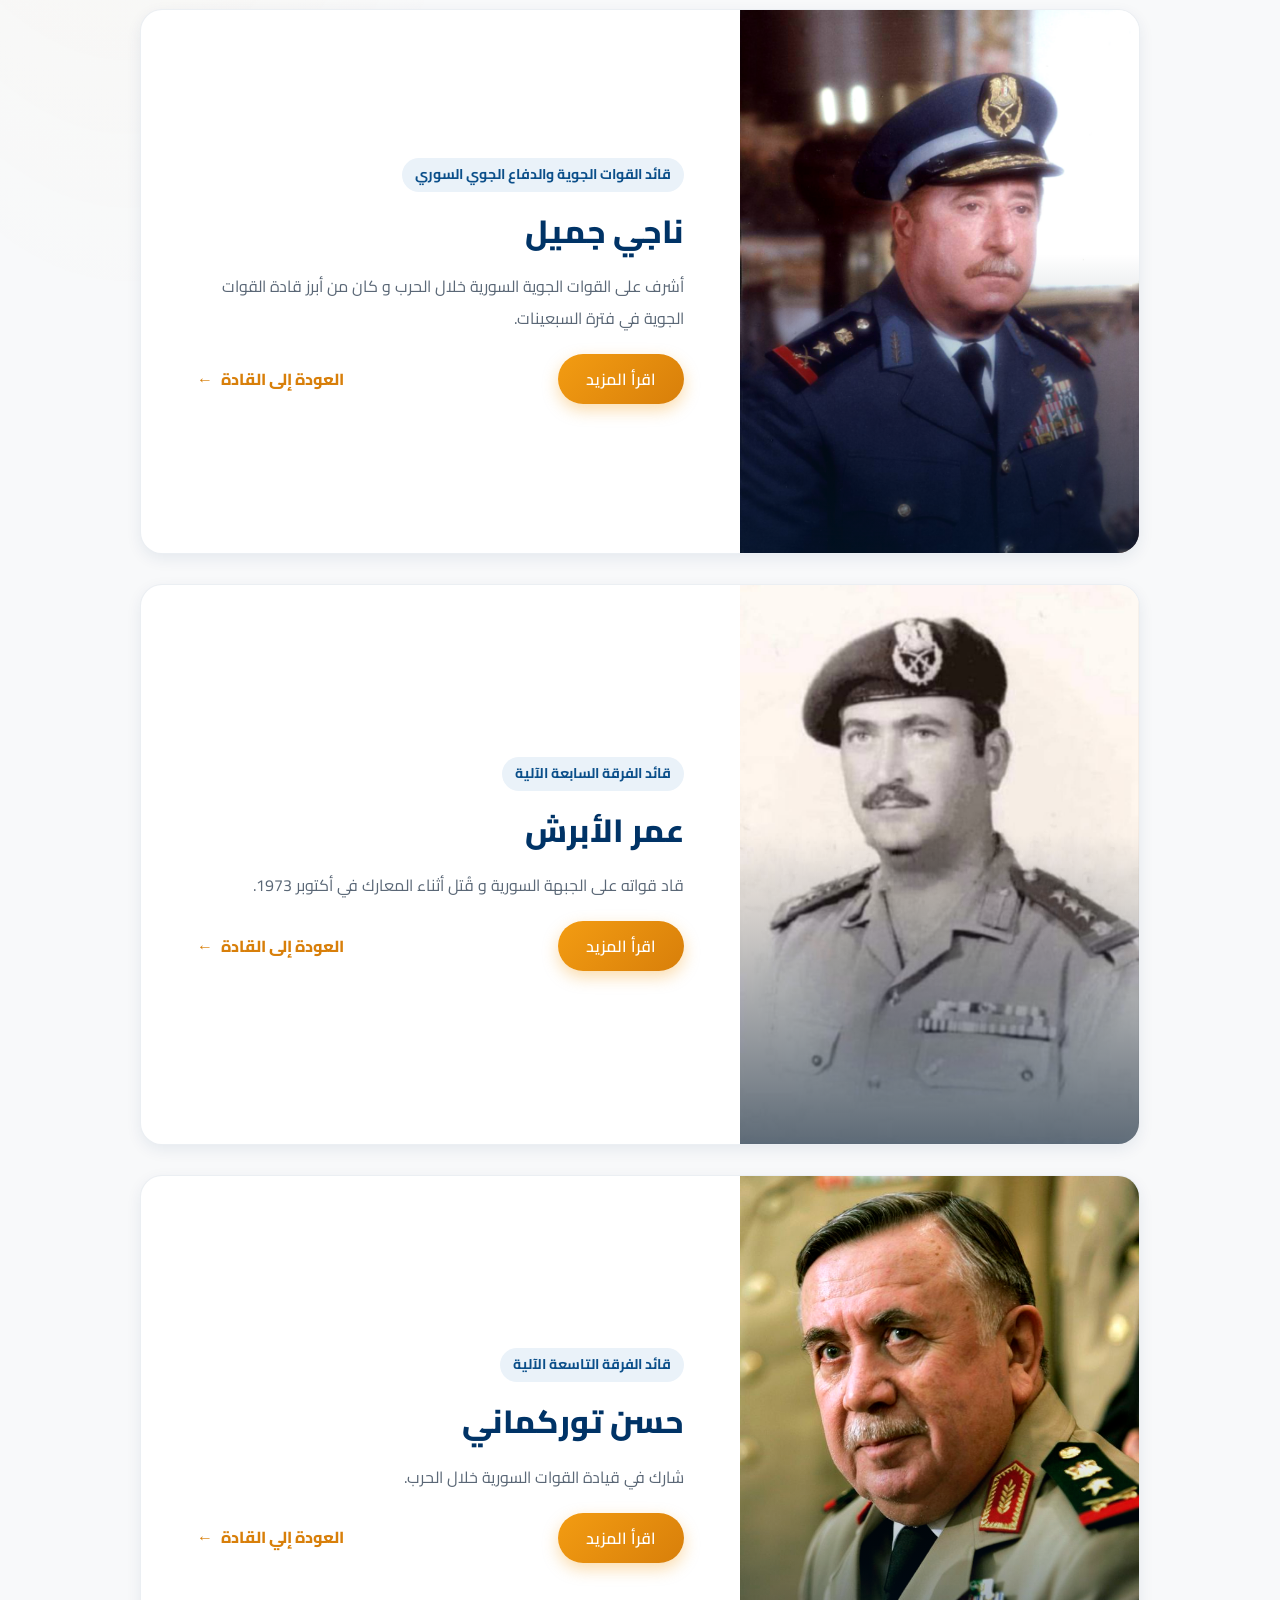
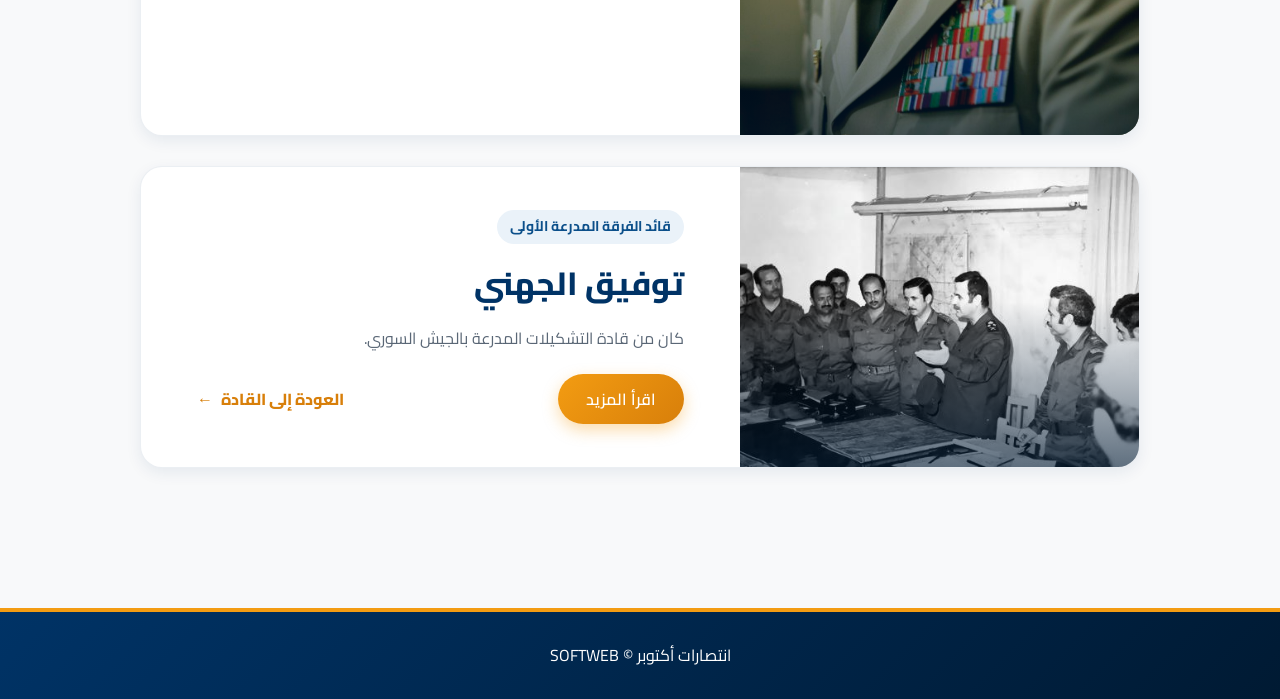
<file: templates/leaders_syrian.html>
<!doctype html>
<html lang="ar" dir="rtl">

<head>
    <meta charset="utf-8">
    <meta name="viewport" content="width=device-width, initial-scale=1">
    <meta name="description" content="تعرف على أبرز القادة السوريين.">
    <title>قادة  الجبهة السورية | SOFTWEB</title>
    <link rel="preconnect" href="https://fonts.googleapis.com">
    <link rel="preconnect" href="https://fonts.gstatic.com" crossorigin>
    <link href="https://fonts.googleapis.com/css2?family=Cairo:wght@400;600;800&display=swap" rel="stylesheet">
    <link rel="stylesheet" href="../static/css/style.css">
    <link rel="stylesheet" href="../static/css/leaders.css">
    <link rel="icon" href="../static/img/softWebLogo.png">
</head>

<body>
    <header>

        <!--شعار-->
        <div class="logo" >
            <h1 onclick="window.location.href='https://www.instagram.com/soft_wep/'">SOFT<span>WEB</span></h1>
        </div>

        <!--links روابط-->
        <nav>
            <div class="link_box">
                <a class="link_item" href="../index.html">الرئيسية</a>
                <a class="link_item" href="seven_october.html#word">حرب اكتوبر</a>
                <a class="link_item" href="seven_october.html#causes">الأسباب</a>
                <a class="link_item" href="seven_october.html#leaders">القادة</a>
                <a class="link_item" href="seven_october.html#plans">الخطط</a>
                <a class="link_item" href="seven_october.html#timeline">الجدول الزمني</a>
                <a class="link_item" href="seven_october.html#battles">المعارك</a>
                <a class="link_item" href="seven_october.html#weapons">الأسلحة</a>
                <a class="link_item" href="seven_october.html#results">النتائج</a>
                <a class="link_item" href="seven_october.html#gallery">المعرض</a>
                <a class="link_item" href="seven_october.html#quiz">اختبر نفسك</a>
                <a class="link_item" href="seven_october.html#we">من نحن</a>

            </div>
        </nav>
    </header>

    <main>
        <section class="word leaders_hero" id="word">
            <div class="word_box">
                <p class="leaders_eyebrow">السادس من أكتوبر ١٩٧٣</p>
                <h1 class="word_item">
                    <span class="word_gold">قادة</span>
                    <span class="word_white">الجبهة السورية</span>
                </h1>
                <p class="word_sub">تعرف    على بعض القادة الذين تولوا مسؤوليات سياسية وعسكرية خلال الحرب.</p>
                <a class="btn" href="#leaders">اكتشف القادة</a>
            </div>
        </section>

        <section class="leaders_section" id="leaders" aria-labelledby="leaders-title">
            <div class="leaders_intro">
                <p class="leaders_kicker"></p>
                <h2 class="section-title" id="leaders-title">قادة الجبهة السورية </h2>
                <p>أدوار قيادية مختلفة اجتمعت في التخطيط والاستعداد وإدارة معركة العبور.</p>
            </div>

            <div class="leaders_box">
                <article class="leader_profile" id="elasad">
                    <div class="leader_portrait">
                        <img src="../static/img/leaders/syria/04_woman_necklace.jpeg" alt="حافظ الأسد">
                    </div>
                    <div class="leader_content">
                        <p class="leader_role">رئيس الجمهورية والقائد العام للقوات المسلحة </p>
                        <h3>حافظ الأسد</h3>
                        <p>كان رئيساً لسوريا والقائد العام للقوات المسلحة خلال حرب اكتوبر، وشارك في تنسيق قرار الحرب مع مصر.</p>
                        <div class="leader_actions">
                            <button class="leader_details_button" type="button" data-leader-id="elasad">اقرأ
                                المزيد</button>
                            <a class="leader_back" href="../index.html#leaders">العودة إلى القادة</a>
                        </div>
                    </div>
                </article>

                <article class="leader_profile" id="talas  ">
                    <div class="leader_portrait">
                        <img src="../static/img/leaders/syria/01_officer_eyepatch.jpeg" alt="مصطفى طلاس">
                    </div>
                    <div class="leader_content">
                        <p class="leader_role">وزير الدفاع</p>
                        <h3>مصطفى طلاس</h3>
                        <p>تولى وزارة الدفاع السورية خلال الحرب، وأشرف ضمن القيادة العسكرية على شؤون القوات و الاستعدادات.</p>
                        <div class="leader_actions">
                            <button class="leader_details_button" type="button" data-leader-id="talas">اقرأ
                                المزيد</button>
                            <a class="leader_back" href="../index.html#leaders">العودة إلى القادة</a>
                        </div>
                    </div>
                </article>

                <article class="leader_profile" id="shakour ">
                    <div class="leader_portrait">
                        <img src="../static/img/leaders/syria/02_officer_dark_hair.jpeg" alt="يوسف شكور">
                    </div>
                    <div class="leader_content">
                        <p class="leader_role">رئيس هيئة الأركان </p>
                        <h3>يوسف شكور</h3>
                        <p>تولى رئاسة هيئة الأركان العامة السورية خلال حرب اكتوبر ضمن القيادة المسؤولة عن إدارة العمليات العسكرية.</p>
                        <div class="leader_actions">
                            <button class="leader_details_button" type="button" data-leader-id="david">اقرأ
                                المزيد</button>
                            <a class="leader_back" href="../index.html#leaders">العودة إلى القادة</a>
                        </div>
                    </div>

                </article>
                <article class="leader_profile" id="haider ">
                    <div class="leader_portrait">
                        <img src="../static/img/leaders/syria/03_officer_gray_hair.jpeg" alt="علي حيدر">
                    </div>
                    <div class="leader_content">
                        <p class="leader_role">قائد القوات الخاصة السورية </p>
                        <h3>علي حيدر</h3>
                        <p>تولى قيادة القوات الخاصة في الجيش السوري و أصبح من أبرز القادة العسكريين السوريين في العقود التالية.</p>
                        <div class="leader_actions">
                            <button class="leader_details_button" type="button" data-leader-id="haider ">اقرأ
                                المزيد</button>
                            <a class="leader_back" href="../index.html#leaders">العودة إلى القادة</a>
                        </div>
                    </div>
                </article>

                <article class="leader_profile" id="abara ">
                    <div class="leader_portrait">
                        <img src="../static/img/leaders/syria/10_officer_standing_field.jpeg" alt="ممدوح عبارة ">
                    </div>
                    <div class="leader_content">
                        <p class="leader_role">مدير سلاح المدفعية </p>
                        <h3>ممدوح عبارة</h3>
                        <p>تولى مسؤلية الإشراف على سلاح المدفعية السوري .</p>
                        <div class="leader_actions">
                            <button class="leader_details_button" type="button" data-leader-id="abara">اقرأ
                                المزيد</button>
                            <a class="leader_back" href="../index.html#leaders">العودة إلى القادة</a>
                        </div>
                    </div>
                </article>

                <article class="leader_profile" id="aslan ">
                    <div class="leader_portrait">
                        <img src="../static/img/leaders/syria/05_officer_glasses.jpeg" alt="علي أصلان ">
                    </div>
                    <div class="leader_content">
                        <p class="leader_role">قائد عسكري سوري </p>
                        <h3>علي أصلان</h3>
                        <p>تولى مسؤليات عسكرية في الجيش السوري و أصبح رئيس هيئة الأركان العامة السورية في التسعينات.</p>
                        <div class="leader_actions">
                            <button class="leader_details_button" type="button" data-leader-id="aslan">اقرأ
                                المزيد</button>
                            <a class="leader_back" href="../index.html#leaders">العودة إلى القادة</a>
                        </div>
                    </div>
                </article>

                <article class="leader_profile" id="Naji ">
                    <div class="leader_portrait">
                        <img src="../static/img/leaders/syria/06_officer_smiling.jpeg" alt="ناجي جميل ">
                    </div>
                    <div class="leader_content">
                        <p class="leader_role">قائد القوات الجوية والدفاع الجوي السوري</p>
                        <h3>ناجي جميل</h3>
                        <p>أشرف على القوات الجوية السورية خلال الحرب و كان من أبرز قادة القوات الجوية في فترة السبعينات.</p>
                        <div class="leader_actions">
                            <button class="leader_details_button" type="button" data-leader-id="hofi">اقرأ
                                المزيد</button>
                            <a class="leader_back" href="../index.html#leaders">العودة إلى القادة</a>
                        </div>
                    </div>
                </article>

                <article class="leader_profile" id="al-abrash ">
                    <div class="leader_portrait">
                        <img src="../static/img/leaders/syria/07_officer_mustache.jpeg" alt="عمر الأبرش">
                    </div>
                    <div class="leader_content">
                        <p class="leader_role">قائد الفرقة السابعة الآلية</p>
                        <h3>عمر الأبرش</h3>
                        <p>قاد قواته على الجبهة السورية و قُتل أثناء المعارك في أكتوبر 1973.</p>
                        <div class="leader_actions">
                            <button class="leader_details_button" type="button" data-leader-id="al-abrash ">اقرأ
                                المزيد</button>
                            <a class="leader_back" href="../index.html#leaders">العودة إلى القادة</a>
                        </div>
                    </div>
                </article>

                <article class="leader_profile" id="turkmani ">
                    <div class="leader_portrait">
                        <img src="../static/img/leaders/syria/08_officer_black_beret.jpeg" alt="حسن توركماني ">
                    </div>
                    <div class="leader_content">
                        <p class="leader_role">قائد الفرقة التاسعة الآلية</p>
                        <h3>حسن توركماني</h3>
                        <p>شارك في قيادة القوات السورية خلال الحرب.</p>
                        <div class="leader_actions">
                            <button class="leader_details_button" type="button" data-leader-id="turkmani ">اقرأ
                                المزيد</button>
                            <a class="leader_back" href="../index.html#leaders">العودة إلي القادة</a>
                        </div>
                    </div>
                </article>

                <article class="leader_profile" id="al-juhani ">
                    <div class="leader_portrait">
                        <img src="../static/img/leaders/syria/09_officer_bald.jpeg" alt="توفيق الجهني ">
                    </div>
                    <div class="leader_content">
                        <p class="leader_role">قائد الفرقة المدرعة الأولى</p>
                        <h3>توفيق الجهني</h3>
                        <p>كان من قادة التشكيلات المدرعة بالجيش السوري.</p>
                        <div class="leader_actions">
                            <button class="leader_details_button" type="button" data-leader-id="al-juhani ">اقرأ
                                المزيد</button>
                            <a class="leader_back" href="../index.html#leaders">العودة إلى القادة</a>
                        </div>
                    </div>
                </article>
            </div>
        </section>
    </main>

    <div class="modal leaders_modal" id="modal" aria-hidden="true">
        <div class="modal_card" role="dialog" aria-modal="true" aria-labelledby="modalTitle">
            <button class="modal_close" id="modalClose" aria-label="إغلاق">&times;</button>
            <h2 id="modalTitle"></h2>
            <p id="modalText"></p>
        </div>
    </div>

    <footer>
        <p>انتصارات أكتوبر &copy; SOFTWEB</p>
    </footer>

    <script src="../static/scripts/app.js"></script>
    <script src="../static/scripts/leaders.js"></script>
    <script src="../static/scripts/leaders_syrian.js"></script>
</body>

</html>
</file>
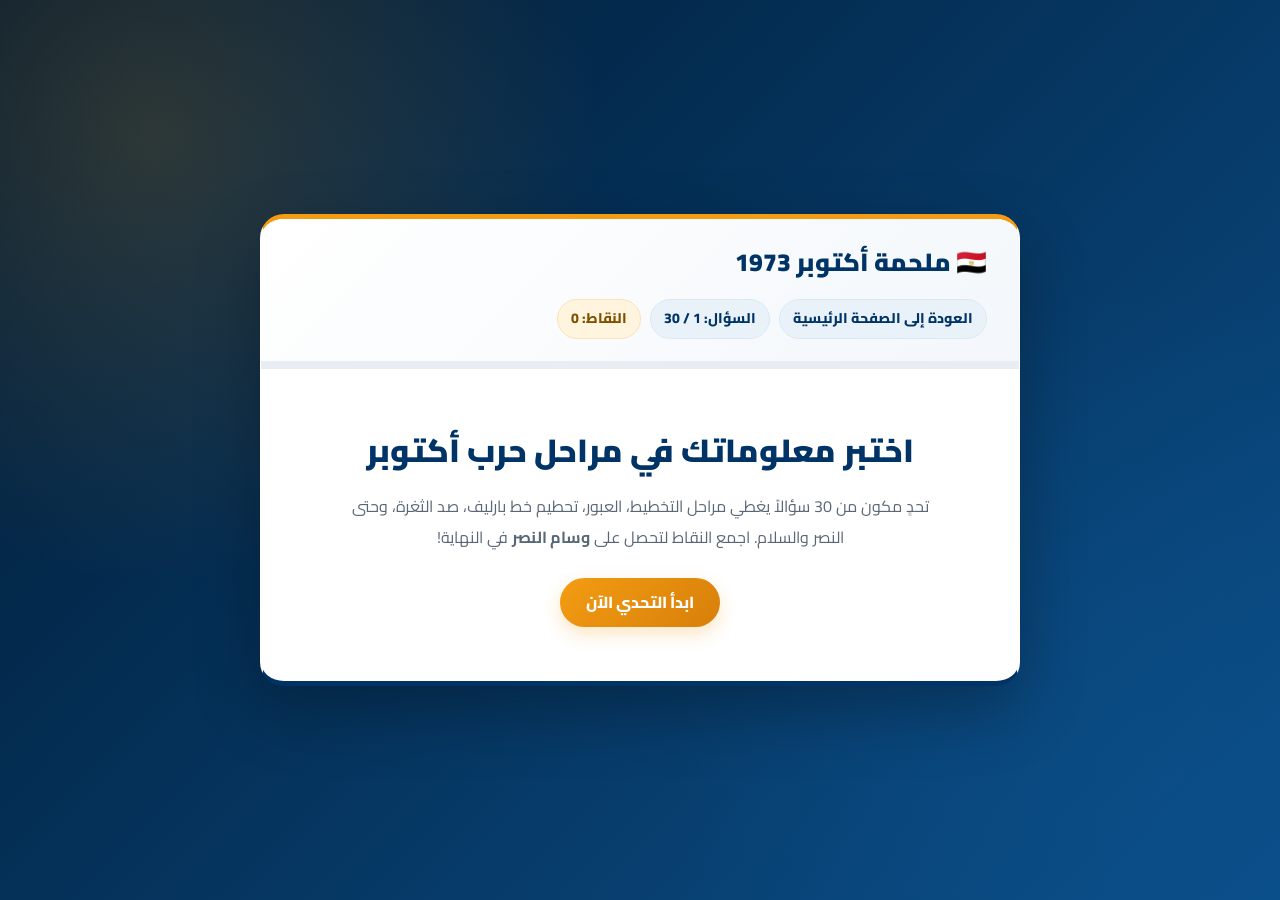
<file: templates/quiz.html>
<!DOCTYPE html>
<html lang="ar" dir="rtl">
<head>
    <meta charset="UTF-8">
    <meta name="viewport" content="width=device-width, initial-scale=1.0">
    <title>لعبة تحدي نصر أكتوبر 1973</title>
    <link rel="preconnect" href="https://fonts.googleapis.com">
    <link rel="preconnect" href="https://fonts.gstatic.com" crossorigin>
    <link rel="stylesheet" href="https://fonts.googleapis.com/css2?family=Cairo:wght@400;600;800&display=swap">
    <link rel="icon" href="static/img/softWebLogo.png">
    <!-- التنسيقات العامة للموقع ثم تنسيقات صفحة الاختبار -->
    <link rel="stylesheet" href="../static/css/style.css">
    <link rel="stylesheet" href="../static/css/quiz.css">
    <style>
 
    </style>
</head>
<body>

<div class="game-container">
    <!-- الهيدر -->
    <div class="header">
        <h1>🇪🇬 ملحمة أكتوبر 1973</h1>
        <div class="stats">
            <div class="badge-stat" onclick="window.location.href='../index.html'" type="button">العودة إلى الصفحة الرئيسية</div>
            <div class="badge-stat" id="question-counter">السؤال: 1 / 30</div>
            <div class="badge-stat" id="score-display">النقاط: 0</div>
        </div>
    </div>

    <!-- شريط التقدم -->
    <div class="progress-bar-container">
        <div class="progress-bar" id="progress-bar"></div>
    </div>

    <!-- شاشة البداية -->
    <div id="start-screen" class="screen">
        <h2>اختبر معلوماتك في مراحل حرب أكتوبر</h2>
        <p>تحدٍ مكون من 30 سؤالاً يغطي مراحل التخطيط، العبور، تحطيم خط بارليف، صد الثغرة، وحتى النصر والسلام. اجمع النقاط لتحصل على <strong>وسام النصر</strong> في النهاية!</p>
        <button class="start-btn" onclick="startGame()">ابدأ التحدي الآن</button>
    </div>

    <!-- شاشة الأسئلة -->
    <div id="quiz-screen" class="content hidden">
        <div class="stage-tag" id="stage-name">المرحلة</div>
        <div class="question-text" id="question-text">نص السؤال هنا؟</div>
        <div class="options-grid" id="options-container"></div>
        <div class="controls">
            <button class="next-btn" id="next-btn" onclick="nextQuestion()">السؤال التالي ⬅</button>
        </div>
    </div>

    <!-- شاشة النتيجة والفوز -->
    <div id="result-screen" class="screen hidden">
        <div id="medal-container"></div>
        <h2 id="result-title">انتهت المعركة!</h2>
        <p id="result-message">لقد حصلت على...</p>
        <button class="restart-btn" onclick="startGame()">العب مرة أخرى 🔄</button>
    </div>
</div>

<script>
    // مصفوفة الأسئلة الـ 30 مقسمة حسب مراحل الحرب
    const questions = [
        // المرحلة الأولى: الاستعداد والخداع الاستراتيجي
        { stage: "مرحلة التخطيط والخداع", q: "في أي يوم بالتقويم الهجري اندلعت حرب أكتوبر المجيدة؟", options: ["10 رمضان 1393 هـ", "15 رمضان 1393 هـ", "6 رمضان 1393 هـ", "20 رمضان 1393 هـ"], answer: 0 },
        { stage: "مرحلة التخطيط والخداع", q: "في أي ساعة بدأت الضربة الجوية المصرية وبدء العمليات؟", options: ["الساعة 12:00 ظهراً", "الساعة 2:05 ظهراً", "الساعة 6:00 صباحاً", "الساعة 4:30 عصراً"], answer: 1 },
        { stage: "مرحلة التخطيط والخداع", q: "من هو صاحب فكرة استخدام خراطيم المياه المضغوطة لفتح ثغرات في الساتر الترابي؟", options: ["المشير أحمد إسماعيل", "اللواء باقي زكي يوسف", "الفريق سعد الدين الشاذلي", "المشير محمد عبد الغني الجمسي"], answer: 1 },
        { stage: "مرحلة التخطيط والخداع", q: "ما هي اللغة التي استخدمها الجيش المصري كشفرة سرية في الاتصالات اللاسلكية؟", options: ["اللغة الأمازيغية", "اللغة النوبية", "اللغة القبطية", "اللهجة السيناوية"], answer: 1 },
        { stage: "مرحلة التخطيط والخداع", q: "من كان رئيس أركان حرب القوات المسلحة المصرية أثناء حرب أكتوبر؟", options: ["الفريق سعد الدين الشاذلي", "المشير أحمد إسماعيل", "الفريق عبد المنعم رياض", "المشير أبو غزالة"], answer: 0 },
        { stage: "مرحلة التخطيط والخداع", q: "ما الاسم الكودي لخطة اقتحام قناة السويس وتدمير خط بارليف؟", options: ["عملية بدر", "عملية الفجر", "عملية النصر", "عملية العبور"], answer: 0 },

        // المرحلة الثانية: الضربة الجوية والتمهيد النيراني
        { stage: "الضربة الجوية والتمهيد النيراني", q: "كم عدد الطائرات المصرية التي شاركت في الضربة الجوية الأولى؟", options: ["100 طائرة", "220 طائرة", "150 طائرة", "300 طائرة"], answer: 1 },
        { stage: "الضربة الجوية والتمهيد النيراني", q: "كم استغرقت مدة التمهيد النيراني بالمدفعية المصرية قبل عبور المشاة؟", options: ["15 دقيقة", "53 دقيقة", "ساعتان", "30 دقيقة"], answer: 1 },
        { stage: "الضربة الجوية والتمهيد النيراني", q: "من كان قائد القوات الجوية المصرية أثناء حرب أكتوبر 1973؟", options: ["اللواء محمد حسني مبارك", "اللواء مدكور أبو العز", "اللواء علي بغدادي", "اللواء شلبي الحناوي"], answer: 0 },
        { stage: "الضربة الجوية والتمهيد النيراني", q: "كم مدفعاً مصرياً شارك في التمهيد النيراني لحظة بدء الحرب؟", options: ["أكثر من 2000 مدفع", "500 مدفع", "1000 مدفع", "800 مدفع"], answer: 0 },
        { stage: "الضربة الجوية والتمهيد النيراني", q: "ما نسبة نجاح الضربة الجوية الأولى وفقاً للتقارير العسكرية؟", options: ["75%", "85%", "95%", "60%"], answer: 2 },
// المرحلة الثالثة: العبور واقتحام خط بارليف
// يُرجى استخدام الرمز البرمجي بحذر.
{ stage: "مرحلة العبور وتحطيم خط بارليف", q: "كم استغرق فتح أول ثغرة في الساتر الترابي لخط بارليف؟", options: ["12 ساعة", "ساعتان فقط", "6 ساعات", "24 ساعة"], answer: 1 },
{ stage: "مرحلة العبور وتحطيم خط بارليف", q: "كم عدد الجنود المصريين الذين عبروا القناة في الموجات الأولى خلال 6 ساعات؟", options: ["80 ألف مقاتل", "20 ألف مقاتل", "150 ألف مقاتل", "40 ألف مقاتل"], answer: 0 },
{ stage: "مرحلة العبور وتحطيم خط بارليف", q: "ما اسم الموانع التي وضعها العدو على ضفة القناة لإشعال سطح المياه بالنابالم؟", options: ["أنابيب النابالم الحارقة", "الألغام البحرية", "الشباك الكهربائية", "الحواجز الأسمنتية"], answer: 0 },
{ stage: "مرحلة العبور وتحطيم خط بارليف", q: "كم كان يبلغ ارتفاع الساتر الترابي لخط بارليف على الضفة الشرقية؟", options: ["من 5 إلى 8 أمتار", "من 20 إلى 22 متراً", "35 متراً", "10 أمتار"], answer: 1 },
{ stage: "مرحلة العبور وتحطيم خط بارليف", q: "ما اسم اللواء الذي قاد معركة الاستيلاء على النقطة الحصينة (لسان بورتوفيق)؟", options: ["اللواء زغلول فتحي", "العميد عادل يسري", "المقدم إبراهيم الرفاعي", "اللواء فؤاد عزيز غالي"], answer: 0 },
{ stage: "مرحلة العبور وتحطيم خط بارليف", q: "من هو البطل المصري الذي لُقب بصائد الدبابات ودمر 23 دبابة بمفرده؟", options: ["محمد عبد العاطي", "إبراهيم عبد التواب", "أحمد حمدي", "عاطف السادات"], answer: 0 },
// المرحلة الرابعة: المعارك الكبرى وتطوير الهجوم
{ stage: "المعارك البرية والجوية الكبرى", q: "في أي يوم وقعت معركة المنصورة الجوية الشهيرة؟", options: ["14 أكتوبر 1973", "6 أكتوبر 1973", "10 أكتوبر 1973", "22 أكتوبر 1973"], answer: 0 },
{ stage: "المعارك البرية والجوية الكبرى", q: "كم استمرت معركة المنصورة الجوية التي تعد أطول معركة جوية في التاريخ الحديث؟", options: ["53 دقيقة", "ساعتان", "20 دقيقة", "3 ساعات"], answer: 0 },
{ stage: "المعارك البرية والجوية الكبرى", q: "من هو قائد اللواء 190 مدرع الإسرائيلي الذي أُسر في سيناء؟", options: ["عساف ياجوري", "أرييل شارون", "موشيه ديان", "حاييم بارليف"], answer: 0 },
{ stage: "المعارك البرية والجوية الكبرى", q: "ما اسم المضيق البحري الذي أغلقته البحرية المصرية في وجه الملاحة الإسرائيلية؟", options: ["مضيق باب المندب", "مضيق هرمز", "مضيق جبل طارق", "مضيق تيران"], answer: 0 },
{ stage: "المعارك البرية والجوية الكبرى", q: "أي فرقة مصرية نجحت في تحرير مدينة القنطرة شرق بالكامل؟", options: ["الفرقة 18 مشاة", "الفرقة الثانية مشاة", "الفرقة الرابعة المدرعة", "الفرقة 16 مشاة"], answer: 0 },
{ stage: "المعارك البرية والجوية الكبرى", q: "من هو قائد سلاح المهندسين الذي استشهد أثناء إشرافه على إنشاء الكباري؟", options: ["اللواء أحمد حمدي", "اللواء شفيق متري سدراك", "العميد إبراهيم الرفاعي", "اللواء نبيل شكري"], answer: 0 },
// المرحلة الخامسة: الثغرة ووقف إطلاق النار والنتائج
{ stage: "مرحلة الثغرة ووقف إطلاق النار", q: "في أي منطقة حاولت القوات الإسرائيلية إحداث ثغرة للعبور غرب القناة؟", options: ["الدفرسوار", "رأس العش", "العريش", "شرم الشيخ"], answer: 0 },
{ stage: "مرحلة الثغرة ووقف إطلاق النار", q: "في أي مدينة صمدت المقاومة الشعبية والجيش ببسالة ومنعت احتلالها في 24 أكتوبر؟", options: ["مدينة السويس", "مدينة بورسعيد", "مدينة الإسماعيلية", "مدينة العريش"], answer: 0 },
{ stage: "مرحلة الثغرة ووقف إطلاق النار", q: "ما رقم قرار مجلس الأمن الذي دعا لوقف إطلاق النار في 22 أكتوبر 1973؟", options: ["القرار 338", "القرار 242", "القرار 181", "القرار 425"], answer: 0 },
{ stage: "مرحلة الثغرة ووقف إطلاق النار", q: "ما اسم المعركة التي منعت فيها قوات الصاعقة تقدم شارون نحو مدينة الإسماعيلية؟", options: ["معركة أبو عطوة", "معركة كبريت", "معركة الفردان", "معركة المزرعة الصينية"], answer: 0 },
{ stage: "مرحلة الثغرة ووقف إطلاق النار", q: "من كان رئيس هيئة عمليات القوات المسلحة المصرية أثناء الحرب؟", options: ["اللواء محمد عبد الغني الجمسي", "الفريق سعد الشاذلي", "اللواء فؤاد نصار", "اللواء محمد علي فهمي"], answer: 0 },
{ stage: "مرحلة الثغرة ووقف إطلاق النار", q: "في أي عام تم توقيع معاهدة السلام المصرية الإسرائيلية واسترداد سيناء؟", options: ["1979", "1975", "1982", "1977"], answer: 0 },
{ stage: "مرحلة الثغرة ووقف إطلاق النار", q: "في أي يوم تحتفل مصر بالعيد القومي لتحرير كامل أرض سيناء (عدا طابا)؟", options: ["25 أبريل", "6 أكتوبر", "23 ديسمبر", "18 يونيو"], answer: 0 }
];
let currentQuestionIndex = 0;
let score = 0;

const startScreen = document.getElementById('start-screen');
const quizScreen = document.getElementById('quiz-screen');
const resultScreen = document.getElementById('result-screen');
const questionCounter = document.getElementById('question-counter');
const scoreDisplay = document.getElementById('score-display');
const progressBar = document.getElementById('progress-bar');
const stageNameEl = document.getElementById('stage-name');
const questionTextEl = document.getElementById('question-text');
const optionsContainer = document.getElementById('options-container');
const nextBtn = document.getElementById('next-btn');

function startGame() {
    currentQuestionIndex = 0;
    score = 0;
    updateStats();
    startScreen.classList.add('hidden');
    resultScreen.classList.add('hidden');
    quizScreen.classList.remove('hidden');
    showQuestion();
}

function updateStats() {
    questionCounter.textContent = `السؤال: ${currentQuestionIndex + 1} / ${questions.length}`;
    scoreDisplay.textContent = `النقاط: ${score}`;
    const progressPercent = (currentQuestionIndex / questions.length) * 100;
    progressBar.style.width = `${progressPercent}%`;
}

function showQuestion() {
    nextBtn.style.display = 'none';
    optionsContainer.innerHTML = '';
    const currentQ = questions[currentQuestionIndex];
    stageNameEl.textContent = currentQ.stage;
    questionTextEl.textContent = `${currentQuestionIndex + 1}. ${currentQ.q}`;

    currentQ.options.forEach((option, index) => {
        const button = document.createElement('button');
        button.classList.add('option-btn');
        button.textContent = option;
        button.onclick = () => selectAnswer(index, button);
        optionsContainer.appendChild(button);
    });
    updateStats();
}

function selectAnswer(selectedIndex, selectedButton) {
    const currentQ = questions[currentQuestionIndex];
    const allButtons = optionsContainer.querySelectorAll('.option-btn');
    allButtons.forEach(btn => btn.disabled = true);

    if (selectedIndex === currentQ.answer) {
        selectedButton.classList.add('correct');
        score += 10;
        scoreDisplay.textContent = `النقاط: ${score}`;
    } else {
        selectedButton.classList.add('wrong');
        allButtons[currentQ.answer].classList.add('correct');
    }
    nextBtn.style.display = 'inline-block';
}

function nextQuestion() {
    currentQuestionIndex++;
    if (currentQuestionIndex < questions.length) {
        showQuestion();
    } else {
        showResults();
    }
}

function showResults() {
    progressBar.style.width = '100%';
    quizScreen.classList.add('hidden');
    resultScreen.classList.remove('hidden');

    const maxScore = questions.length * 10;
    const percentage = Math.round((score / maxScore) * 100);
    const medalContainer = document.getElementById('medal-container');
    const resultTitle = document.getElementById('result-title');
    const resultMessage = document.getElementById('result-message');

    if (percentage >= 50) {
        medalContainer.innerHTML = `<div class="victory-medal"><div class="icon">🏅</div><div class="medal-title">وسام نجمة سيناء</div></div>`;
        resultTitle.textContent = "مبروك النصر يا بطل!";
        resultTitle.style.color = "#28a745";
        resultMessage.innerHTML = `لقد أتممت جميع مراحل الحرب بنجاح وحصلت على <strong>${score}</strong> من أصل <strong>${maxScore}</strong> نقطة (${percentage}%).`;
    } else {
        medalContainer.innerHTML = `<div style="font-size: 4rem; margin-bottom: 10px;">🎖️</div>`;
        resultTitle.textContent = "حاول مرة أخرى!";
        resultTitle.style.color = "#ce1126";
        resultMessage.innerHTML = `لقد حصلت على <strong>${score}</strong> من أصل <strong>${maxScore}</strong> نقطة (${percentage}%).<br>تحتاج إلى 50% على الأقل للحصول على وسام النصر.`;
    }
}
</script>
</body>
</html>
</file>
<file: static/css/style.css>
/* ========== المتغيرات (نفس ألوان الملف المرجعي + درجات إضافية) ========== */
:root {
    --main-blue: #003366;
    --deep-blue: #001a33;
    --mid-blue: #0b4f8a;
    --main-orange: #f39c12;
    --dark-orange: #d87f0a;
    --gold: #ffc857;
    --light-bg: #f8f9fa;
    --ink: #1c2a3a;
    --muted: #5a6776;
    --shadow-sm: 0 5px 15px rgba(0, 51, 102, 0.08);
    --shadow-lg: 0 18px 40px rgba(0, 51, 102, 0.22);
    --ease: cubic-bezier(.22, .8, .3, 1);
}

/* ========== الأساسيات ========== */
*,
*::before,
*::after {
    box-sizing: border-box;
}

html {
    scroll-behavior: smooth;
    scroll-padding-top: 80px;
}

body {
    font-family: 'Cairo', 'Segoe UI', Tahoma, Geneva, Verdana, sans-serif;
    background-color: var(--light-bg);
    color: var(--ink);
    margin: 0;
    padding: 0;
    line-height: 1.7;
}

img {
    max-width: 100%;
    display: block;
}

a {
    text-decoration: none;
}

:focus-visible {
    outline: 3px solid var(--main-orange);
    outline-offset: 3px;
}

/* ========== الهيدر ========== */
header {
    position: sticky;
    top: 0;
    z-index: 100;
    display: flex;
    align-items: center;
    justify-content: space-between;
    padding: 18px 5%;
    background-color: rgba(255, 255, 255, 0.92);
    backdrop-filter: blur(10px);
    box-shadow: 0 2px 10px rgba(0, 0, 0, 0.1);
    transition: padding 0.35s var(--ease), box-shadow 0.35s var(--ease);
}

header.scrolled {
    padding: 8px 5%;
    box-shadow: 0 6px 24px rgba(0, 51, 102, 0.18);
}

.logo h1 {
    margin: 0;
    font-size: 1.6rem;
    font-weight: 800;
    color: var(--main-blue);
    letter-spacing: 1px;
}

.logo {
    display: flex;
    flex: 0 0 auto;
    align-items: center;
    gap: 12px;
}

.logo span,span {
    color: var(--main-orange);
}

.language_toggle {
    flex: 0 0 auto;
    padding: 6px 14px;
    color: var(--main-blue);
    background: #eef3f8;
    border: 1px solid rgba(0, 51, 102, 0.14);
    border-radius: 20px;
    box-shadow: none;
    font-size: 0.85rem;
}

.language_toggle::before {
    display: none;
}

.language_toggle:hover {
    color: #fff;
    background: var(--main-blue);
    box-shadow: 0 4px 12px rgba(0, 51, 102, 0.2);
}

nav {
    min-width: 0;
}

.link_box {
    display: flex;
    gap: 4px;
    overflow-x: auto;
    scrollbar-width: none;
}

.link_box::-webkit-scrollbar {
    display: none;
}

.link_item {
    position: relative;
    color: var(--main-blue);
    font-weight: 600;
    white-space: nowrap;
    padding: 6px clamp(6px, 0.75vw, 10px);
    font-size: clamp(0.82rem, 1vw, 1rem);
    transition: color 0.3s;
}

/* خط برتقالي يتمدد تحت الرابط */
.link_item::after {
    content: '';
    position: absolute;
    bottom: 0;
    right: 10px;
    left: 10px;
    height: 3px;
    border-radius: 3px;
    background: var(--main-orange);
    transform: scaleX(0);
    transform-origin: right;
    transition: transform 0.35s var(--ease);
}

.link_item:hover,
.link_item.active {
    color: var(--main-orange);
}

.link_item:hover::after,
.link_item.active::after {
    transform: scaleX(1);
}

/* ========== الأزرار ========== */
.btn,
button {
    position: relative;
    overflow: hidden;
    display: inline-block;
    font-family: inherit;
    font-size: 1rem;
    font-weight: 600;
    color: #fff;
    background: linear-gradient(135deg, var(--main-orange), var(--dark-orange));
    border: none;
    border-radius: 25px;
    padding: 10px 28px;
    cursor: pointer;
    box-shadow: 0 6px 16px rgba(243, 156, 18, 0.35);
    transition: transform 0.3s var(--ease), box-shadow 0.3s var(--ease);
}

/* لمعة تعبر الزر */
.btn::before,
button::before {
    content: '';
    position: absolute;
    top: 0;
    bottom: 0;
    width: 50%;
    right: -80%;
    background: linear-gradient(100deg, transparent, rgba(255, 255, 255, 0.55), transparent);
    transform: skewX(20deg);
}

.btn:hover::before,
button:hover::before {
    right: 130%;
    transition: right 0.7s var(--ease);
}

.btn:hover,
button:hover {
    transform: translateY(-3px);
    box-shadow: 0 10px 22px rgba(243, 156, 18, 0.5);
}

.btn:active,
button:active {
    transform: translateY(0) scale(0.97);
}

/* ========== عناوين الأقسام ========== */
.section-title {
    position: relative;
    margin: 0 0 56px;
    color: var(--main-blue);
    font-size: 2rem;
    font-weight: 800;
    text-align: center;
}

.section-title::after {
    content: '';
    position: absolute;
    bottom: -14px;
    left: 50%;
    width: 60px;
    height: 4px;
    border-radius: 4px;
    background: var(--main-orange);
    transform: translateX(-50%);
    transition: width 0.8s var(--ease);
}

/* الخط يتمدد عند ظهور العنوان */
.section-title.reveal:not(.in)::after {
    width: 0;
}

.section-title.in::after {
    width: 110px;
}

/* ========== الفوتر ========== */
footer {
    background: linear-gradient(135deg, var(--main-blue), var(--deep-blue));
    color: #fff;
    padding: 30px 0;
    text-align: center;
    margin-top: 50px;
    border-top: 4px solid var(--main-orange);
}

footer p {
    margin: 0;
}

/* ========== الظهور عند التمرير ========== */
.reveal {
    opacity: 0;
}

.reveal.in {
    opacity: 1;
    animation: revealUp 0.8s var(--ease) backwards;
    animation-delay: calc(var(--i, 0) * 120ms);
}

@keyframes revealUp {
    from {
        opacity: 0;
        transform: translateY(40px);
    }
}

@keyframes revealX {
    from {
        opacity: 0;
        transform: translateX(var(--dx, 60px));
    }
}

/* ========== جوال ========== */
@media (max-width: 900px) {
    header {
        flex-direction: column;
        gap: 8px;
        padding: 14px 5%;
    }

    nav {
        width: 100%;
    }
}

@media (max-width: 640px) {
    header {
        gap: 6px;
        padding: 12px 4%;
    }

    .section-title {
        font-size: 1.6rem;
    }
}

/* احترام من يفضّل تقليل الحركة */
@media (prefers-reduced-motion: reduce) {

    *,
    *::before,
    *::after {
        animation: none !important;
        transition: none !important;
    }

    html {
        scroll-behavior: auto;
    }

    .reveal {
        opacity: 1;
    }
}


/* =====================================
   GLOBAL SCROLL REVEAL
===================================== */

.reveal {
    opacity: 0;
    transform: translateY(35px);
    transition:
        opacity .75s ease,
        transform .75s cubic-bezier(.2, .8, .2, 1);
    transition-delay: var(--reveal-delay, 0ms);
}

.reveal.visible {
    opacity: 1;
    transform: translateY(0);
}

/* Header animation */

header {
    transition:
        padding .3s ease,
        background .3s ease,
        box-shadow .3s ease;
}

header.scrolled {
    box-shadow: 0 8px 30px rgba(0, 0, 0, .18);
}

/* Navigation */

nav a {
    transition: color .25s ease, transform .25s ease;
}

nav a.active {
    color: var(--primary-color, #d4af37);
}

/* Buttons */

button,
.btn,
.leader_details_button {
    transition:
        transform .25s ease,
        opacity .25s ease,
        box-shadow .25s ease;
}

button:hover,
.btn:hover,
.leader_details_button:hover {
    transform: translateY(-3px);
}

/* Reduced motion */

@media (prefers-reduced-motion: reduce) {
    .reveal {
        opacity: 1;
        transform: none;
        transition: none;
    }

    *,
    *::before,
    *::after {
        scroll-behavior: auto !important;
        animation-duration: .01ms !important;
        transition-duration: .01ms !important;
    }
}

/* Quiz visibility fix */
#quiz,
#quiz .quiz_content,
#quiz .question,
#quiz .question_item,
#quiz .answers,
#quiz .answer,
#quiz button {
    opacity: 1;
    visibility: visible;
}

#quiz.reveal {
    transform: none;
}

#quiz.visible {
    opacity: 1;
}


/* =====================================
   OCTOBER QUIZ — PREMIUM DESIGN
===================================== */

#quiz {
    padding: 65px 5%;
    position: relative;
}

#quiz .section-title {
    margin-bottom: 45px;
}

#quizBox {
    width: min(100%, 850px);
    min-height: 260px;
    margin: auto;
    padding: 35px;
    position: relative;
    overflow: hidden;
    background: linear-gradient(145deg, #ffffff, #f0f5fa);
    border: 1px solid rgba(0, 51, 102, .12);
    border-top: 5px solid var(--main-orange);
    border-radius: 22px;
    box-shadow: 0 18px 45px rgba(0, 26, 51, .12);
    animation: quizEnter .6s ease both;
}

@keyframes quizEnter {
    from {
        opacity: 0;
        transform: translateY(25px);
    }
    to {
        opacity: 1;
        transform: translateY(0);
    }
}

.quiz-question {
    animation: questionEnter .4s ease both;
}

@keyframes questionEnter {
    from {
        opacity: 0;
        transform: translateX(15px);
    }
    to {
        opacity: 1;
        transform: translateX(0);
    }
}

.quiz-progress {
    display: inline-flex;
    padding: 7px 18px;
    margin: 0 0 22px;
    color: var(--main-blue);
    background: rgba(0, 51, 102, .08);
    border-radius: 30px;
    font-size: .9rem;
    font-weight: 700;
}

.quiz-question h3 {
    color: var(--deep-blue);
    font-size: clamp(1.2rem, 3vw, 1.65rem);
    line-height: 1.8;
    margin: 0 0 28px;
    font-weight: 800;
}

.quiz-answers {
    display: grid;
    grid-template-columns: repeat(2, minmax(0, 1fr));
    gap: 14px;
}

.quiz-answer {
    width: 100%;
    min-height: 60px;
    padding: 14px 20px;
    color: var(--main-blue);
    background: #fff;
    border: 1px solid rgba(0, 51, 102, .15);
    border-radius: 13px;
    box-shadow: 0 4px 12px rgba(0, 51, 102, .05);
    font-size: 1rem;
    font-weight: 700;
    text-align: right;
    cursor: pointer;
    transition: all .3s ease;
}

.quiz-answer::before {
    display: none;
}

.quiz-answer:hover {
    color: #fff;
    background: var(--main-blue);
    border-color: var(--main-blue);
    transform: translateY(-4px);
    box-shadow: 0 9px 20px rgba(0, 51, 102, .2);
}

.quiz-answer:active {
    transform: scale(.97);
}

.quiz-result {
    text-align: center;
    padding: 25px 10px;
    animation: quizEnter .5s ease both;
}

.quiz-result h3 {
    color: var(--main-blue);
    font-size: 1.8rem;
    margin: 0 0 15px;
}

.quiz-result p {
    color: var(--muted);
    font-size: 1.3rem;
    font-weight: 800;
    margin-bottom: 25px;
}

#quizRestart {
    padding: 13px 35px;
    border-radius: 12px;
}

/* Mobile */

@media (max-width: 600px) {
    #quiz {
        padding: 45px 4%;
    }

    #quizBox {
        padding: 23px 17px;
        border-radius: 17px;
    }

    .quiz-answers {
        grid-template-columns: 1fr;
        gap: 11px;
    }

    .quiz-answer {
        min-height: 55px;
    }

    .quiz-question h3 {
        font-size: 1.15rem;
    }
}
</file>
<file: static/css/leaders.css>
.word.leaders_hero {
    position: relative;
    display: flex;
    align-items: center;
    justify-content: center;
    overflow: hidden;
    min-height: 58vh;
    padding: 90px 20px;
    color: #fff;
    text-align: center;
    background: linear-gradient(135deg, var(--deep-blue), var(--main-blue) 58%, var(--mid-blue));
}

.leaders_hero::before,
.leaders_hero::after {
    position: absolute;
    width: 350px;
    height: 350px;
    border-radius: 50%;
    content: '';
    filter: blur(75px);
    pointer-events: none;
}

.leaders_hero::before {
    top: -150px;
    right: -100px;
    background: rgba(243, 156, 18, 0.32);
}

.leaders_hero::after {
    bottom: -180px;
    left: -100px;
    background: rgba(11, 79, 138, 0.85);
}

.leaders_hero .word_box {
    position: relative;
    z-index: 1;
    max-width: 800px;
}

.leaders_hero .word_item {
    margin: 0 0 18px;
    font-size: clamp(2.4rem, 7vw, 4.8rem);
    font-weight: 800;
    line-height: 1.25;
}

.leaders_hero .word_item span {
    display: block;
}

.leaders_hero .word_gold {
    color: var(--gold);
}

.leaders_hero .word_white {
    color: #fff;
}

.leaders_hero .word_sub {
    margin: 0 auto 30px;
    color: #dbe6f2;
    font-size: 1.2rem;
}

.leaders_hero {
    scroll-margin-top: 80px;
}

.leaders_hero .word_sub {
    max-width: 620px;
    margin-right: auto;
    margin-left: auto;
}

.leaders_eyebrow,
.leaders_kicker {
    color: var(--gold);
    font-weight: 800;
    letter-spacing: 0.04em;
}

.leaders_eyebrow {
    margin: 0 0 12px;
}

.leaders_section {
    padding: 76px 5% 90px;
    scroll-margin-top: 88px;
    background:
        radial-gradient(ellipse at 10% 30%, rgba(243, 156, 18, 0.08), transparent 32rem),
        var(--light-bg);
}

.leaders_intro {
    max-width: 720px;
    margin: 0 auto 50px;
    text-align: center;
}

.leaders_intro .leaders_kicker {
    margin: 0 0 8px;
    color: var(--dark-orange);
}

.leaders_intro .section-title {
    margin-bottom: 32px;
}

.leaders_intro > p:last-child {
    margin: 0;
    color: var(--muted);
}

.leaders_box {
    max-width: 1000px;
    margin: 0 auto;
    display: grid;
    gap: 30px;
}

.leader_profile {
    display: grid;
    grid-template-columns: minmax(220px, 0.8fr) minmax(0, 1.2fr);
    min-height: 300px;
    overflow: hidden;
    scroll-margin-top: 100px;
    border: 1px solid rgba(0, 51, 102, 0.08);
    border-radius: 22px;
    background: #fff;
    box-shadow: var(--shadow-sm);
    transition: transform 0.35s var(--ease), box-shadow 0.35s var(--ease);
}

.leader_profile:hover {
    transform: translateY(-5px);
    box-shadow: var(--shadow-lg);
}

.leader_portrait {
    position: relative;
    min-height: 300px;
    overflow: hidden;
    background: linear-gradient(145deg, #dce7f1, #f5e8d0);
}

.leader_portrait::after {
    position: absolute;
    inset: 45% 0 0;
    content: '';
    background: linear-gradient(transparent, rgba(0, 26, 51, 0.62));
    pointer-events: none;
}

.leader_portrait img {
    width: 100%;
    height: 100%;
    min-height: 300px;
    object-fit: cover;
    transition: transform 0.7s var(--ease);
}

.leader_profile:hover .leader_portrait img {
    transform: scale(1.04);
}

.leader_number {
    position: absolute;
    z-index: 1;
    right: 22px;
    bottom: 12px;
    color: #fff;
    font-size: 2.2rem;
    font-weight: 800;
    line-height: 1;
}

.leader_content {
    align-self: center;
    padding: 38px clamp(24px, 5vw, 56px);
}

.leader_role {
    display: inline-block;
    margin: 0 0 12px;
    padding: 5px 13px;
    border-radius: 20px;
    color: var(--mid-blue);
    background: #eaf2f9;
    font-size: 0.88rem;
    font-weight: 700;
}

.leader_content h3 {
    margin: 0 0 12px;
    color: var(--main-blue);
    font-size: clamp(1.5rem, 3vw, 2rem);
    font-weight: 800;
}

.leader_content > p:not(.leader_role) {
    margin: 0;
    color: var(--muted);
    line-height: 2;
}

.leader_actions {
    display: flex;
    align-items: center;
    justify-content: space-between;
    gap: 14px;
    margin-top: 20px;
}

.leader_details_button {
    flex: 0 0 auto;
    margin: 0;
}

.leader_back {
    display: inline-flex;
    align-items: center;
    gap: 8px;
    margin: 0;
    color: var(--dark-orange);
    font-weight: 800;
    transition: color 0.25s ease, gap 0.25s ease;
}

.leader_back::after {
    content: '←';
}

.leader_back:hover {
    gap: 13px;
    color: var(--main-blue);
}

.leaders_modal {
    position: fixed;
    inset: 0;
    z-index: 200;
    display: grid;
    place-items: center;
    padding: 20px;
    background: rgba(0, 26, 51, 0.7);
    backdrop-filter: blur(4px);
    opacity: 0;
    visibility: hidden;
    transition: opacity 0.3s ease, visibility 0.3s ease;
}

.leaders_modal.open {
    opacity: 1;
    visibility: visible;
}

.leaders_modal[hidden] {
    display: none;
}

.leaders_modal .modal_card {
    position: relative;
    width: 100%;
    max-width: 520px;
    padding: 34px 30px 30px;
    border-top: 5px solid var(--main-orange);
    border-radius: 15px;
    background: #fff;
    box-shadow: var(--shadow-lg);
    transform: scale(0.9) translateY(24px);
    transition: transform 0.35s var(--ease);
}

.leaders_modal.open .modal_card {
    transform: none;
}

.leaders_modal .modal_card h2 {
    margin: 0 0 10px;
    color: var(--main-blue);
    font-weight: 800;
}

.leaders_modal .modal_card p {
    margin: 0;
    color: var(--muted);
}

.leaders_modal .modal_close {
    position: absolute;
    top: 12px;
    left: 14px;
    width: 38px;
    height: 38px;
    padding: 0;
    border-radius: 50%;
    color: var(--main-blue);
    background: #eef2f7;
    box-shadow: none;
    font-size: 1.5rem;
    line-height: 1;
}

.leaders_modal .modal_close::before {
    display: none;
}

@media (max-width: 700px) {
    .leaders_hero {
        min-height: 52vh;
    }

    .leaders_section {
        padding: 58px 5% 70px;
    }

    .leaders_intro {
        margin-bottom: 34px;
    }

    .leader_profile {
        grid-template-columns: 1fr;
    }

    .leader_portrait,
    .leader_portrait img {
        min-height: 270px;
        max-height: 380px;
    }

    .leader_content {
        padding: 28px 24px 32px;
    }
}

@media (prefers-reduced-motion: reduce) {
    .leaders_eyebrow {
        animation: none;
    }
}
</file>
<file: static/css/quiz.css>
/* Quiz page theme: matches the main Soft Web palette */
:root {
    --quiz-blue: var(--main-blue, #003366);
    --quiz-deep: var(--deep-blue, #001a33);
    --quiz-mid: var(--mid-blue, #0b4f8a);
    --quiz-orange: var(--main-orange, #f39c12);
    --quiz-gold: var(--gold, #ffc857);
    --quiz-muted: var(--muted, #5a6776);
    --quiz-ease: var(--ease, cubic-bezier(.22,.8,.3,1));
}

body {
    min-height: 100vh;
    display: flex;
    align-items: center;
    justify-content: center;
    padding: clamp(14px, 3vw, 32px);
    color: #1c2a3a;
    background:
        radial-gradient(circle at 12% 15%, rgba(243,156,18,.18), transparent 28rem),
        radial-gradient(circle at 90% 85%, rgba(11,79,138,.5), transparent 30rem),
        linear-gradient(135deg, var(--quiz-deep), var(--quiz-mid));
}

.game-container {
    width: min(100%, 760px);
    overflow: hidden;
    color: #1c2a3a;
    background: #fff;
    border: 1px solid rgba(255,255,255,.3);
    border-top: 5px solid var(--quiz-orange);
    border-bottom: 5px solid var(--quiz-blue);
    border-radius: 24px;
    box-shadow: 0 24px 65px rgba(0,0,0,.28);
    animation: quiz-enter .65s var(--quiz-ease) both;
}

@keyframes quiz-enter {
    from { opacity: 0; transform: translateY(18px) scale(.985); }
    to { opacity: 1; transform: translateY(0) scale(1); }
}

.header {
    display: flex;
    align-items: center;
    justify-content: space-between;
    flex-wrap: wrap;
    gap: 16px;
    padding: 22px clamp(18px, 4vw, 32px);
    background: linear-gradient(135deg, #fff, #f3f7fb);
    border-bottom: 1px solid #e8eef5;
}

.header h1 {
    margin: 0;
    color: var(--quiz-blue);
    font-size: clamp(1.15rem, 3vw, 1.55rem);
    font-weight: 900;
}

.stats { display: flex; flex-wrap: wrap; gap: 9px; font-weight: 800; }
.badge-stat {
    padding: 7px 13px;
    color: var(--quiz-blue);
    background: #eaf2f9;
    border: 1px solid #dce8f3;
    border-radius: 30px;
    font-size: .88rem;
    white-space: nowrap;
}
.badge-stat:last-child { color: #805000; background: #fff5df; border-color: #f7e4b8; }

.progress-bar-container { height: 7px; background: #e8edf3; }
.progress-bar {
    height: 100%; width: 0;
    background: linear-gradient(90deg, var(--quiz-blue), var(--quiz-orange));
    border-radius: 0 8px 8px 0;
    transition: width .45s var(--quiz-ease);
}

.content { padding: clamp(22px, 5vw, 38px); }
.screen { padding: clamp(30px, 7vw, 54px) clamp(18px, 5vw, 42px); text-align: center; }
.screen h2 { margin: 0 0 14px; color: var(--quiz-blue); font-size: clamp(1.45rem, 4vw, 2rem); font-weight: 900; }
.screen p { max-width: 590px; margin: 0 auto 26px; color: var(--quiz-muted); line-height: 1.9; font-size: 1rem; }

.stage-tag {
    display: inline-flex;
    align-items: center;
    margin-bottom: 18px;
    padding: 6px 14px;
    color: #895300;
    background: #fff5df;
    border: 1px solid #f5dfae;
    border-radius: 30px;
    font-size: .88rem;
    font-weight: 800;
}
.question-text {
    margin: 0 0 25px;
    color: #172b40;
    font-size: clamp(1.12rem, 3vw, 1.42rem);
    font-weight: 800;
    line-height: 1.9;
}
.options-grid { display: grid; grid-template-columns: 1fr; gap: 11px; }
.option-btn {
    position: relative;
    display: block;
    width: 100%;
    overflow: hidden;
    padding: 14px 18px;
    color: #26384b;
    background: #f7f9fc;
    border: 1px solid #dce5ee;
    border-radius: 13px;
    box-shadow: none;
    font: inherit;
    font-weight: 700;
    text-align: right;
    cursor: pointer;
    transition: background .22s, border-color .22s, transform .22s, box-shadow .22s;
}
.option-btn::before { content: none; }
.option-btn:hover:not(:disabled) {
    color: var(--quiz-blue);
    background: #edf4fa;
    border-color: #9bb8d2;
    box-shadow: 0 5px 14px rgba(0,51,102,.08);
    transform: translateX(-3px);
}
.option-btn.correct { color: #17643b; background: #e8f6ed; border-color: #7bc796; }
.option-btn.wrong { color: #9c2632; background: #fff0f0; border-color: #e7a0a5; }
.option-btn:disabled { cursor: default; opacity: 1; }

.controls { display: flex; justify-content: flex-start; margin-top: 25px; }
.next-btn, .restart-btn, .start-btn {
    display: inline-flex;
    align-items: center;
    justify-content: center;
    min-height: 46px;
    margin: 0;
    padding: 11px 26px;
    color: #fff;
    background: linear-gradient(135deg, var(--quiz-orange), #d87f0a);
    border: 0;
    border-radius: 30px;
    box-shadow: 0 7px 17px rgba(243,156,18,.25);
    font: inherit;
    font-weight: 800;
    cursor: pointer;
    transition: transform .25s var(--quiz-ease), box-shadow .25s, filter .25s;
}
.next-btn::before, .restart-btn::before, .start-btn::before { content: none; }
.next-btn:hover, .restart-btn:hover, .start-btn:hover {
    color: #fff;
    filter: brightness(.96);
    box-shadow: 0 10px 22px rgba(243,156,18,.32);
    transform: translateY(-2px);
}
.next-btn { display: none; }

.victory-medal {
    display: flex;
    flex-direction: column;
    align-items: center;
    justify-content: center;
    width: 154px;
    height: 154px;
    margin: 0 auto 24px;
    background: radial-gradient(circle, #ffe7a0, #ffc857 68%, #e5a52f);
    border: 6px solid #fff;
    border-radius: 50%;
    box-shadow: 0 10px 30px rgba(180,125,20,.25);
    animation: medal-pop .65s var(--quiz-ease) both;
}
.victory-medal .icon { color: #805000; font-size: 3.6rem; line-height: 1.1; }
.victory-medal .medal-title { margin-top: 5px; color: #684400; font-size: .82rem; font-weight: 900; }
@keyframes medal-pop { from { opacity: 0; transform: scale(.65) rotate(-8deg); } to { opacity: 1; transform: scale(1) rotate(0); } }

.hidden { display: none !important; }
:focus-visible { outline: 3px solid var(--quiz-orange); outline-offset: 3px; }

@media (max-width: 560px) {
    body { align-items: flex-start; padding: 12px; }
    .game-container { border-radius: 18px; }
    .header { align-items: flex-start; flex-direction: column; padding: 18px; }
    .stats { width: 100%; }
    .badge-stat { flex: 1; text-align: center; }
    .content { padding: 22px 18px; }
    .screen { padding: 34px 18px; }
    .option-btn { padding: 13px 14px; }
    .controls { justify-content: stretch; }
    .next-btn { width: 100%; }
}

@media (prefers-reduced-motion: reduce) {
    *, *::before, *::after { animation-duration: .01ms !important; transition-duration: .01ms !important; }
}
</file>
